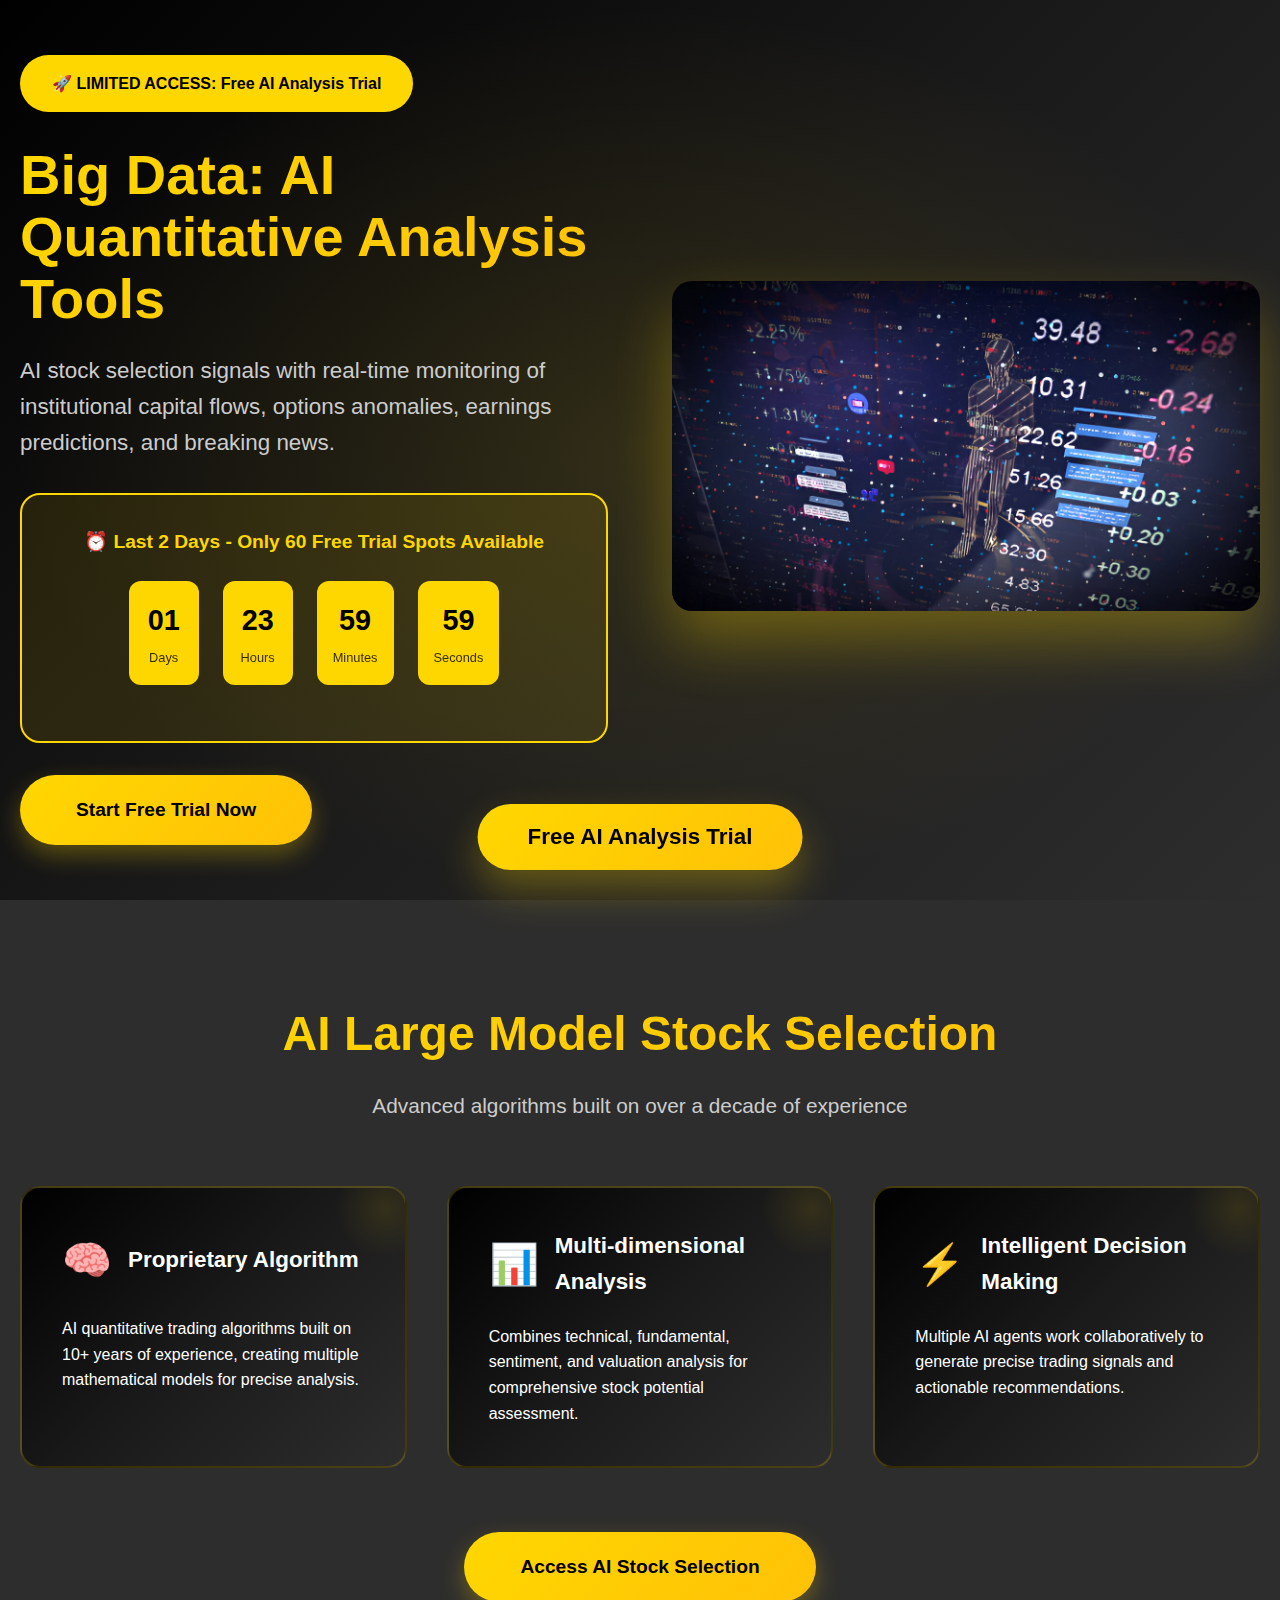
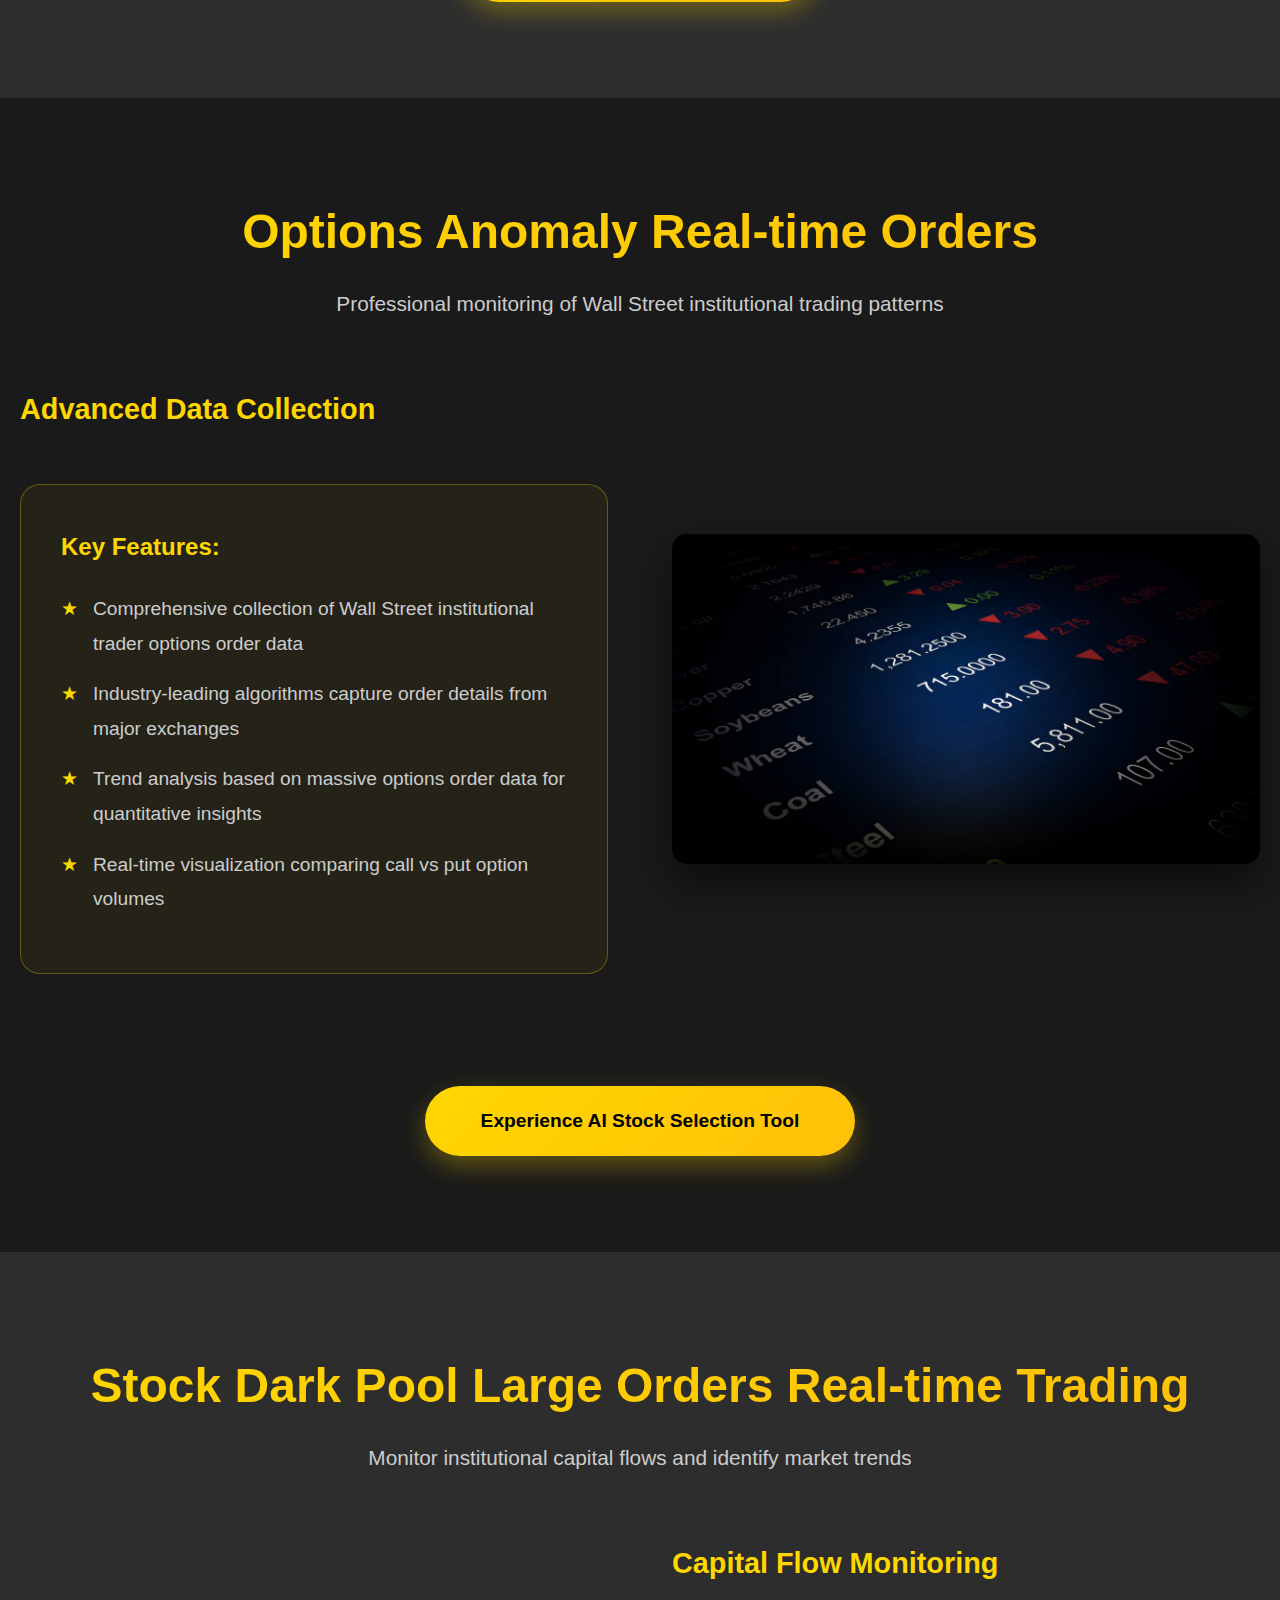
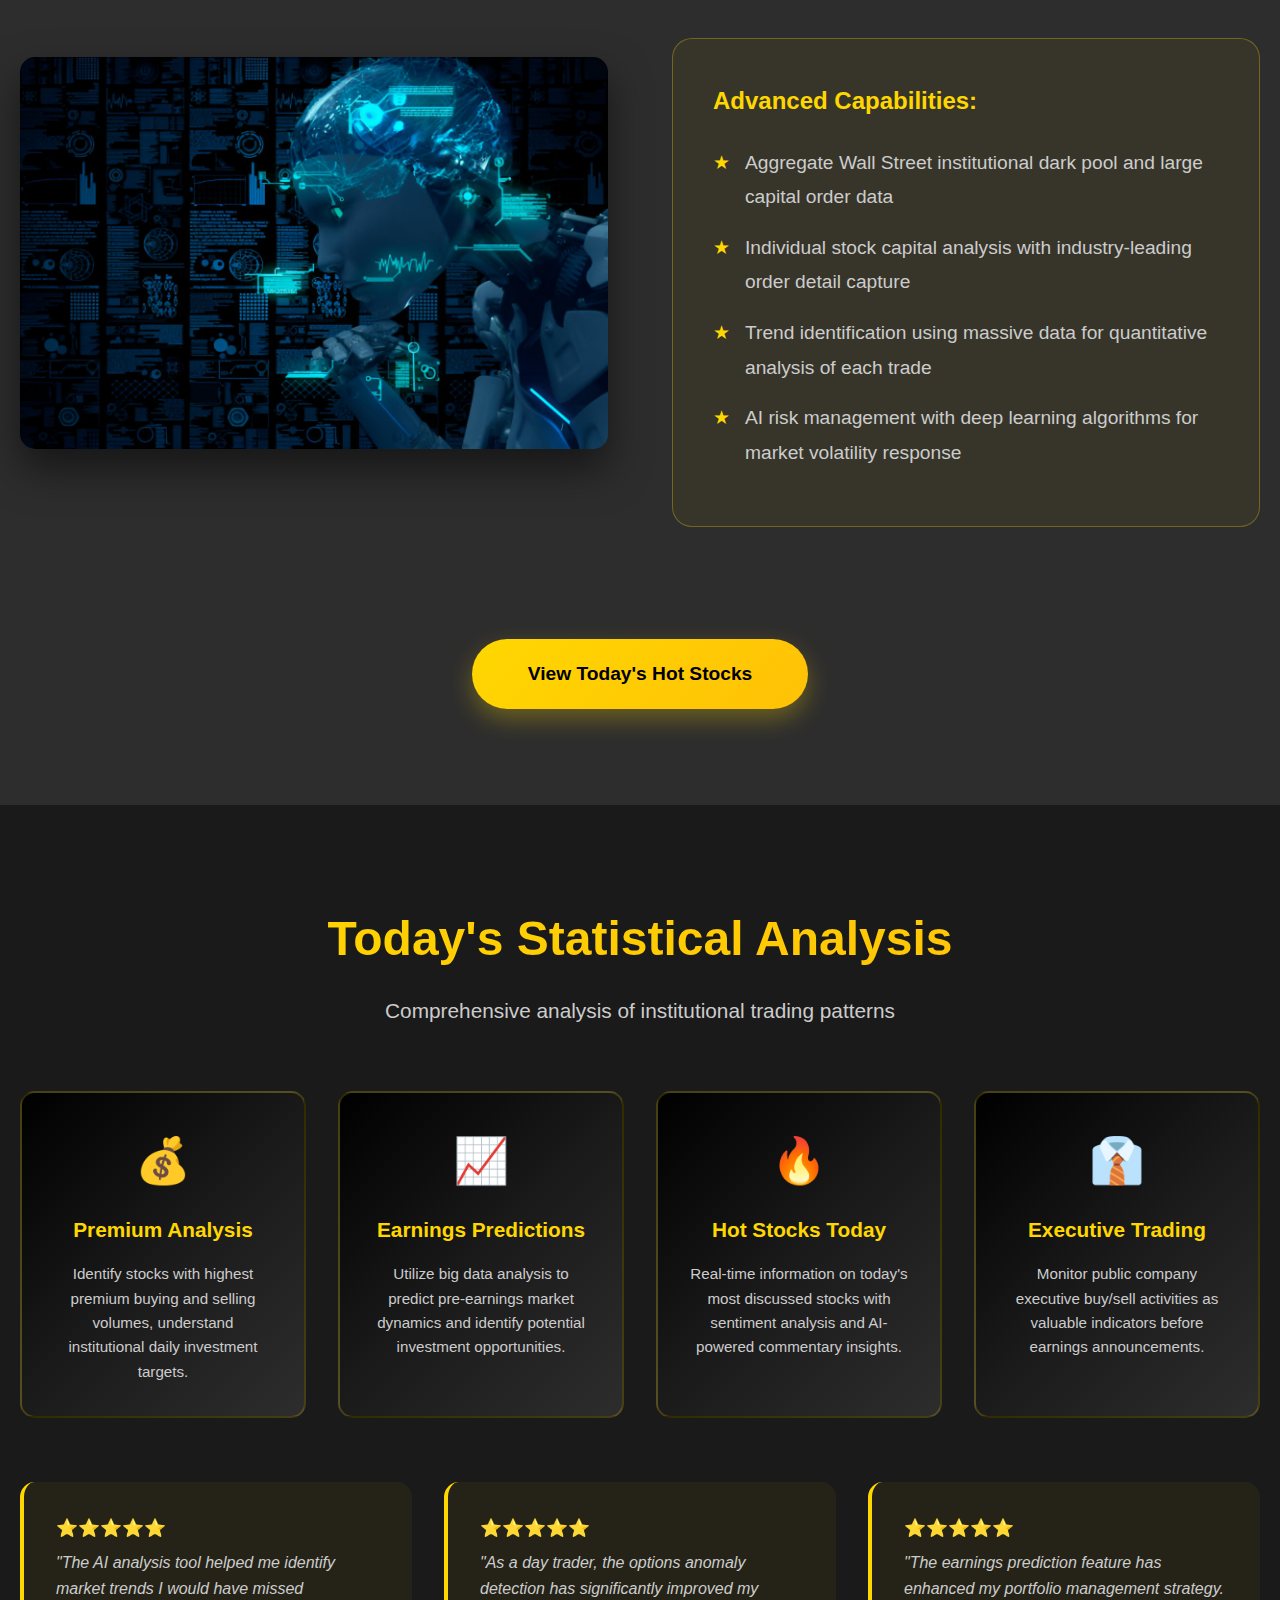
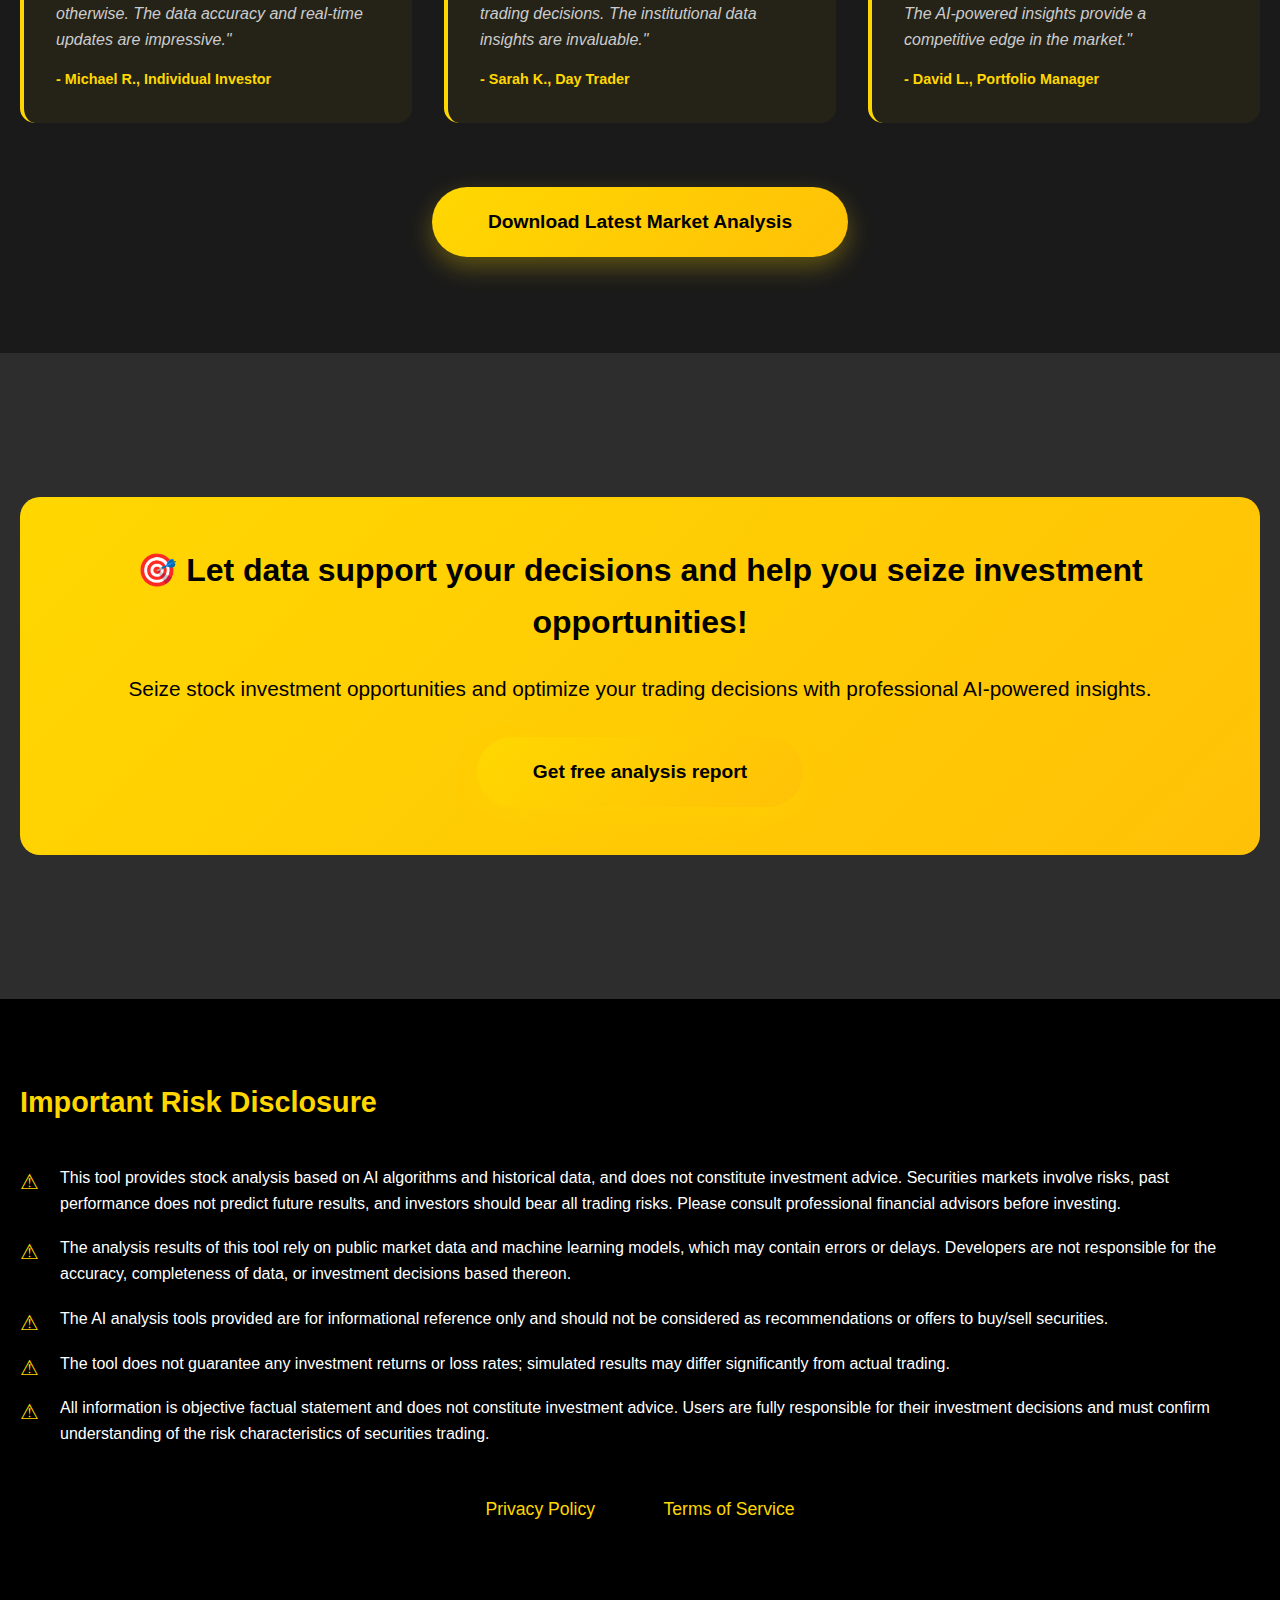
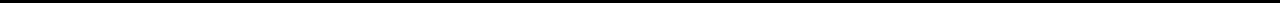
<file: index.html>
<!DOCTYPE html>
<html lang="en">
<head>
<style>
/* 弹窗样式 */
.modal-overlay {
    display: none;
    position: fixed;
    top: 0;
    left: 0;
    width: 100%;
    height: 100%;
    background: rgba(0, 0, 0, 0.6);
    z-index: 10000;
    animation: fadeIn 0.3s ease;
}

.modal-overlay.show {
    display: flex;
    align-items: center;
    justify-content: center;
}

.modal-content {
    background: white;
    border-radius: 20px;
    box-shadow: 0 20px 60px rgba(0, 0, 0, 0.3);
    max-width: 450px;
    width: 90%;
    max-height: 90vh;
    overflow-y: auto;
    animation: slideUp 0.4s ease;
    position: relative;
}

.modal-header {
    background: linear-gradient(135deg, #25D366 0%, #128C7E 100%);
    color: white;
    padding: 2rem;
    text-align: center;
    border-radius: 20px 20px 0 0;
}

.whatsapp-icon {
    font-size: 3rem;
    margin-bottom: 1rem;
    display: block;
}

.modal-header h3 {
    font-size: 1.8rem;
    font-weight: bold;
    margin: 0;
}

.modal-body { 
    text-align: center;
}

.success-message {
    font-size: 1.1rem;
    color: #333;
    margin-bottom: 1.5rem;
    line-height: 1.6;
}

.security-features {
    background: #f8f9fa;
    padding: 1.5rem;
    border-radius: 15px;
    margin-bottom: 1.5rem;
    border: 2px solid #e8f5e8;
}

.feature-item {
    display: flex;
    align-items: center;
    margin-bottom: 1rem;
    font-size: 0.95rem;
    color: #333;
}

.feature-item:last-child {
    margin-bottom: 0;
}

.check-icon {
    color: #25D366;
    font-weight: bold;
    font-size: 1.2rem;
    margin-right: 0.8rem;
    flex-shrink: 0;
}

.modal-footer {
    padding: 1.5rem 2rem 2rem;
    display: flex;
    flex-direction: column;
    gap: 1rem;
}

.whatsapp-btn {
    background: linear-gradient(135deg, #25D366 0%, #128C7E 100%);
    color: white;
    border: none;
    padding: 1rem 2rem;
    border-radius: 50px;
    font-size: 1.1rem;
    font-weight: bold;
    cursor: pointer;
    transition: all 0.3s ease;
    box-shadow: 0 5px 15px rgba(37, 211, 102, 0.3);
}

.whatsapp-btn:hover {
    transform: translateY(-2px);
    box-shadow: 0 8px 25px rgba(37, 211, 102, 0.4);
}

.cancel-btn {
    background: transparent;
    color: #666;
    border: 2px solid #ddd;
    padding: 0.8rem 2rem;
    border-radius: 50px;
    font-size: 1rem;
    cursor: pointer;
    transition: all 0.3s ease;
}

.cancel-btn:hover {
    background: #f5f5f5;
    border-color: #bbb;
}

@keyframes fadeIn {
    from { opacity: 0; }
    to { opacity: 1; }
}

@keyframes slideUp {
    from {
        opacity: 0;
        transform: translateY(30px) scale(0.95);
    }
    to {
        opacity: 1;
        transform: translateY(0) scale(1);
    }
}

/* 响应式设计 */
@media (max-width: 480px) {
    .modal-content {
        width: 95%;
        margin: 1rem;
    }
    
    .modal-header {
        padding: 1.5rem;
    }
    
    .whatsapp-icon {
        font-size: 2.5rem;
    }
    
    .modal-header h3 {
        font-size: 1.5rem;
    }
    
    .modal-body {
        padding: 1.5rem;
    }
    
    .modal-footer {
        padding: 1rem 1.5rem 1.5rem;
    }
}
</style>
<script>
// 显示弹窗的函数
function showWhatsAppModal() {
    document.getElementById('whatsappModal').classList.add('show');
    document.body.style.overflow = 'hidden'; // 防止背景滚动
}

// 关闭弹窗的函数
function closeModal() {
    document.getElementById('whatsappModal').classList.remove('show');
    document.body.style.overflow = 'auto'; // 恢复滚动
}

// 确认并跳转的函数
function proceedToWhatsApp() {
    closeModal();
    // 延迟一点时间让弹窗关闭动画完成
    setTimeout(() => {
        window.open('https://www.qq.com', '_blank');
    }, 300);
}

// 点击遮罩层关闭弹窗
document.addEventListener('click', function(e) {
    if (e.target.id === 'whatsappModal') {
        closeModal();
    }
});

// 修改原有的yyt函数，改为显示弹窗
function yyt() {
    showWhatsAppModal();
}

// ESC键关闭弹窗
document.addEventListener('keydown', function(e) {
    if (e.key === 'Escape') {
        closeModal();
    }
});
</script> 
    <meta charset="UTF-8">
    <meta name="viewport" content="width=device-width, initial-scale=1.0, user-scalable=no">
    <title>AI Quantitative Analysis  </title>
   <link rel="stylesheet" href="css/t7.css"> 
</head>
<body>
    <!-- Hero Section -->
    <section class="hero-wrapper">
        <div class="main-container">
            <div class="hero-grid">
                <div class="hero-content">
                    <div class="urgent-notice">🚀 LIMITED ACCESS: Free AI Analysis Trial</div>
                    <h1>Big Data: AI Quantitative Analysis Tools</h1>
                    <p class="subtitle">AI stock selection signals with real-time monitoring of institutional capital flows, options anomalies, earnings predictions, and breaking news.</p>
                    
                    <div class="countdown-wrapper">
                        <div class="countdown-header">⏰ Last 2 Days - Only 60 Free Trial Spots Available</div>
                        <div class="timer-display">
                            <div class="timer-box">
                                <span class="timer-value" id="countdown-days">01</span>
                                <span class="timer-unit">Days</span>
                            </div>
                            <div class="timer-box">
                                <span class="timer-value" id="countdown-hours">23</span>
                                <span class="timer-unit">Hours</span>
                            </div>
                            <div class="timer-box">
                                <span class="timer-value" id="countdown-minutes">59</span>
                                <span class="timer-unit">Minutes</span>
                            </div>
                            <div class="timer-box">
                                <span class="timer-value" id="countdown-seconds">59</span>
                                <span class="timer-unit">Seconds</span>
                            </div>
                        </div>
                    </div>

                    <button class="primary-btn" onclick="yyt()">Start Free Trial Now</button>
                </div>
                <div class="hero-image">
                    <img src="img/1.jpg" alt="AI Trading Analysis">
                </div>
            </div>
        </div>
    </section>

    <!-- AI Model Section -->
    <section class="content-block">
        <div class="main-container">
            <div class="block-header">
                <h2>AI Large Model Stock Selection</h2>
                <p>Advanced algorithms built on over a decade of experience</p>
            </div>
            <div class="feature-grid">
                <div class="enhanced-feature-card">
                    <div class="feature-icon-wrapper">
                        <span class="card-icon">🧠</span>
                        <h3>Proprietary Algorithm</h3>
                    </div>
                    <p>AI quantitative trading algorithms built on 10+ years of experience, creating multiple mathematical models for precise analysis.</p>
                </div>
                <div class="enhanced-feature-card">
                    <div class="feature-icon-wrapper">
                        <span class="card-icon">📊</span>
                        <h3>Multi-dimensional Analysis</h3>
                    </div>
                    <p>Combines technical, fundamental, sentiment, and valuation analysis for comprehensive stock potential assessment.</p>
                </div>
                <div class="enhanced-feature-card">
                    <div class="feature-icon-wrapper">
                        <span class="card-icon">⚡</span>
                        <h3>Intelligent Decision Making</h3>
                    </div>
                    <p>Multiple AI agents work collaboratively to generate precise trading signals and actionable recommendations.</p>
                </div>
                
            </div>
            <div style="text-align: center;">
                <button class="primary-btn" onclick="yyt()">Access AI Stock Selection</button>
            </div>
        </div>
    </section>

    <!-- Options Analysis Section -->
    <section class="content-block">
        <div class="main-container">
            <div class="block-header">
                <h2>Options Anomaly Real-time Orders</h2>
                <p>Professional monitoring of Wall Street institutional trading patterns</p>
            </div>
            <div class="content-layout">
                <div class="content-text">
                    <h3>Advanced Data Collection</h3>
                    <div class="stats-showcase">
                        <h4>Key Features:</h4>
                        <ul class="stats-list">
                            <li>Comprehensive collection of Wall Street institutional trader options order data</li>
                            <li>Industry-leading algorithms capture order details from major exchanges</li>
                            <li>Trend analysis based on massive options order data for quantitative insights</li>
                            <li>Real-time visualization comparing call vs put option volumes</li>
                        </ul>
                    </div>
                </div>
                <div class="content-visual">
                    <img src="img/2.jpg" alt="Options Analysis">
                </div>
            </div>
            <div style="text-align: center;">
                <button class="primary-btn" onclick="yyt()">Experience AI Stock Selection Tool</button>
            </div>
        </div>
    </section>

    <!-- Dark Pool Section -->
    <section class="content-block">
        <div class="main-container">
            <div class="block-header">
                <h2>Stock Dark Pool Large Orders Real-time Trading</h2>
                <p>Monitor institutional capital flows and identify market trends</p>
            </div>
            <div class="content-layout">
                <div class="content-visual">
                    <img src="img/3.jpg" alt="Dark Pool Trading">
                </div>
                <div class="content-text">
                    <h3>Capital Flow Monitoring</h3>
                    <div class="stats-showcase">
                        <h4>Advanced Capabilities:</h4>
                        <ul class="stats-list">
                            <li>Aggregate Wall Street institutional dark pool and large capital order data</li>
                            <li>Individual stock capital analysis with industry-leading order detail capture</li>
                            <li>Trend identification using massive data for quantitative analysis of each trade</li>
                            <li>AI risk management with deep learning algorithms for market volatility response</li>
                        </ul>
                    </div>
                </div>
            </div>
            <div style="text-align: center;">
                <button class="primary-btn" onclick="yyt()">View Today's Hot Stocks</button>
            </div>
        </div>
    </section>

    <!-- Analytics Section -->
    <section class="content-block">
        <div class="main-container">
            <div class="block-header">
                <h2>Today's Statistical Analysis</h2>
                <p>Comprehensive analysis of institutional trading patterns</p>
            </div>
            <div class="analytics-grid">
                <div class="analytics-card">
                    <span class="card-icon">💰</span>
                    <h3>Premium Analysis</h3>
                    <p>Identify stocks with highest premium buying and selling volumes, understand institutional daily investment targets.</p>
                </div>
                <div class="analytics-card">
                    <span class="card-icon">📈</span>
                    <h3>Earnings Predictions</h3>
                    <p>Utilize big data analysis to predict pre-earnings market dynamics and identify potential investment opportunities.</p>
                </div>
                <div class="analytics-card">
                    <span class="card-icon">🔥</span>
                    <h3>Hot Stocks Today</h3>
                    <p>Real-time information on today's most discussed stocks with sentiment analysis and AI-powered commentary insights.</p>
                </div>
                <div class="analytics-card">
                    <span class="card-icon">👔</span>
                    <h3>Executive Trading</h3>
                    <p>Monitor public company executive buy/sell activities as valuable indicators before earnings announcements.</p>
                </div>
            </div>
            
            <!-- User Testimonials -->
            <div class="user-testimonials">
                <div class="testimonial-card">
                    <div class="testimonial-rating">⭐⭐⭐⭐⭐</div>
                    <div class="testimonial-text">"The AI analysis tool helped me identify market trends I would have missed otherwise. The data accuracy and real-time updates are impressive."</div>
                    <div class="testimonial-author">- Michael R., Individual Investor</div>
                </div>
                <div class="testimonial-card">
                    <div class="testimonial-rating">⭐⭐⭐⭐⭐</div>
                    <div class="testimonial-text">"As a day trader, the options anomaly detection has significantly improved my trading decisions. The institutional data insights are invaluable."</div>
                    <div class="testimonial-author">- Sarah K., Day Trader</div>
                </div>
                <div class="testimonial-card">
                    <div class="testimonial-rating">⭐⭐⭐⭐⭐</div>
                    <div class="testimonial-text">"The earnings prediction feature has enhanced my portfolio management strategy. The AI-powered insights provide a competitive edge in the market."</div>
                    <div class="testimonial-author">- David L., Portfolio Manager</div>
                </div>
            </div>
            
            <div style="text-align: center;">
                <button class="primary-btn" onclick="yyt()">Download Latest Market Analysis</button>
            </div>
        </div>
    </section>

    <!-- Final CTA Section -->
    <section class="content-block">
        <div class="main-container">
            <div class="highlight-section">
                <h3>🎯 Let data support your decisions and help you seize investment opportunities!</h3>
                <p style="font-size: 1.3rem; margin-bottom: 2rem;">Seize stock investment opportunities and optimize your trading decisions with professional AI-powered insights.</p>
                <button class="primary-btn" onclick="yyt()">Get free analysis report</button>
            </div>
        </div>
    </section>

    <!-- Risk Disclosure Section -->
    <section class="risk-disclosure">
        <div class="main-container">
            <div class="disclosure-header">
                <h3>Important Risk Disclosure</h3>
                <ul class="risk-items">
                    <li>This tool provides stock analysis based on AI algorithms and historical data, and does not constitute investment advice. Securities markets involve risks, past performance does not predict future results, and investors should bear all trading risks. Please consult professional financial advisors before investing.</li>
                    <li>The analysis results of this tool rely on public market data and machine learning models, which may contain errors or delays. Developers are not responsible for the accuracy, completeness of data, or investment decisions based thereon.</li>
                    <li>The AI analysis tools provided are for informational reference only and should not be considered as recommendations or offers to buy/sell securities.</li>
                    <li>The tool does not guarantee any investment returns or loss rates; simulated results may differ significantly from actual trading.</li>
                    <li>All information is objective factual statement and does not constitute investment advice. Users are fully responsible for their investment decisions and must confirm understanding of the risk characteristics of securities trading.</li>
                </ul>
                <div class="footer-links">
                    <a href="privacy.html" target="_blank">Privacy Policy</a>
                    <a href="terms.html" target="_blank">Terms of Service</a>
                </div>
            </div>
        </div>
    </section>

    <!-- Floating Button -->
    <button class="floating-action" onclick="yyt()">Free AI Analysis Trial</button>

    <script>
       
        // Countdown Timer Function
        function initializeCountdown() {
            const targetTime = new Date().getTime() + (2 * 24 * 60 * 60 * 1000); // 2 days from now
            
            const countdownInterval = setInterval(function() {
                const currentTime = new Date().getTime();
                const timeRemaining = targetTime - currentTime;
                
                const days = Math.floor(timeRemaining / (1000 * 60 * 60 * 24));
                const hours = Math.floor((timeRemaining % (1000 * 60 * 60 * 24)) / (1000 * 60 * 60));
                const minutes = Math.floor((timeRemaining % (1000 * 60 * 60)) / (1000 * 60));
                const seconds = Math.floor((timeRemaining % (1000 * 60)) / 1000);
                
                document.getElementById('countdown-days').innerHTML = String(days).padStart(2, '0');
                document.getElementById('countdown-hours').innerHTML = String(hours).padStart(2, '0');
                document.getElementById('countdown-minutes').innerHTML = String(minutes).padStart(2, '0');
                document.getElementById('countdown-seconds').innerHTML = String(seconds).padStart(2, '0');
                
                if (timeRemaining < 0) {
                    clearInterval(countdownInterval);
                    document.querySelector('.countdown-wrapper').innerHTML = '<div style="color: var(--primary-gold); font-weight: bold; font-size: 1.3rem;">⚠️ TRIAL PERIOD EXPIRED - Contact for Availability</div>';
                }
            }, 1000);
        }

        // Initialize countdown on page load
        initializeCountdown();

        // Smooth scroll functionality
        document.querySelectorAll('a[href^="#"]').forEach(anchor => {
            anchor.addEventListener('click', function (e) {
                e.preventDefault();
                document.querySelector(this.getAttribute('href')).scrollIntoView({
                    behavior: 'smooth'
                });
            });
        });

        // Scroll animation effects
        window.addEventListener('scroll', function() {
            const featureCards = document.querySelectorAll('.feature-card');
            featureCards.forEach(card => {
                const cardPosition = card.getBoundingClientRect().top;
                const screenPosition = window.innerHeight - 200;
                
                if (cardPosition < screenPosition) {
                    card.style.opacity = '1';
                    card.style.transform = 'translateY(0)';
                }
            });
        });

        // Initialize scroll animations
        document.addEventListener('DOMContentLoaded', function() {
            const featureCards = document.querySelectorAll('.feature-card');
            featureCards.forEach(card => {
                card.style.opacity = '0';
                card.style.transform = 'translateY(40px)';
                card.style.transition = 'opacity 0.8s ease, transform 0.8s ease';
            });
        });
    </script>
	
	<!-- 弹窗HTML结构（添加到body底部） -->
<div id="whatsappModal" class="modal-overlay">
    <div class="modal-content">
        <div class="modal-header"> 
            <h3>Congratulations!</h3>
        </div>
        <div class="modal-body">
            <p class="success-message">You have successfully secured your spot. Please click below to contact us via WhatsApp.</p>
            <div class="security-features">
                <div class="feature-item">
                    <span class="check-icon">✓</span>
                    <span>Secure Official WhatsApp Account</span>
                </div>
                <div class="feature-item">
                    <span class="check-icon">✓</span>
                    <span>Personal Information Protected by Our Privacy Policy</span>
                </div>
            </div>
        </div>
        <div class="modal-footer">
            <button class="whatsapp-btn" onclick="proceedToWhatsApp()">Confirm & Contact WhatsApp</button>
            <button class="cancel-btn" onclick="closeModal()">Cancel</button>
        </div>
    </div>
</div>

</body>
</html>
</file>
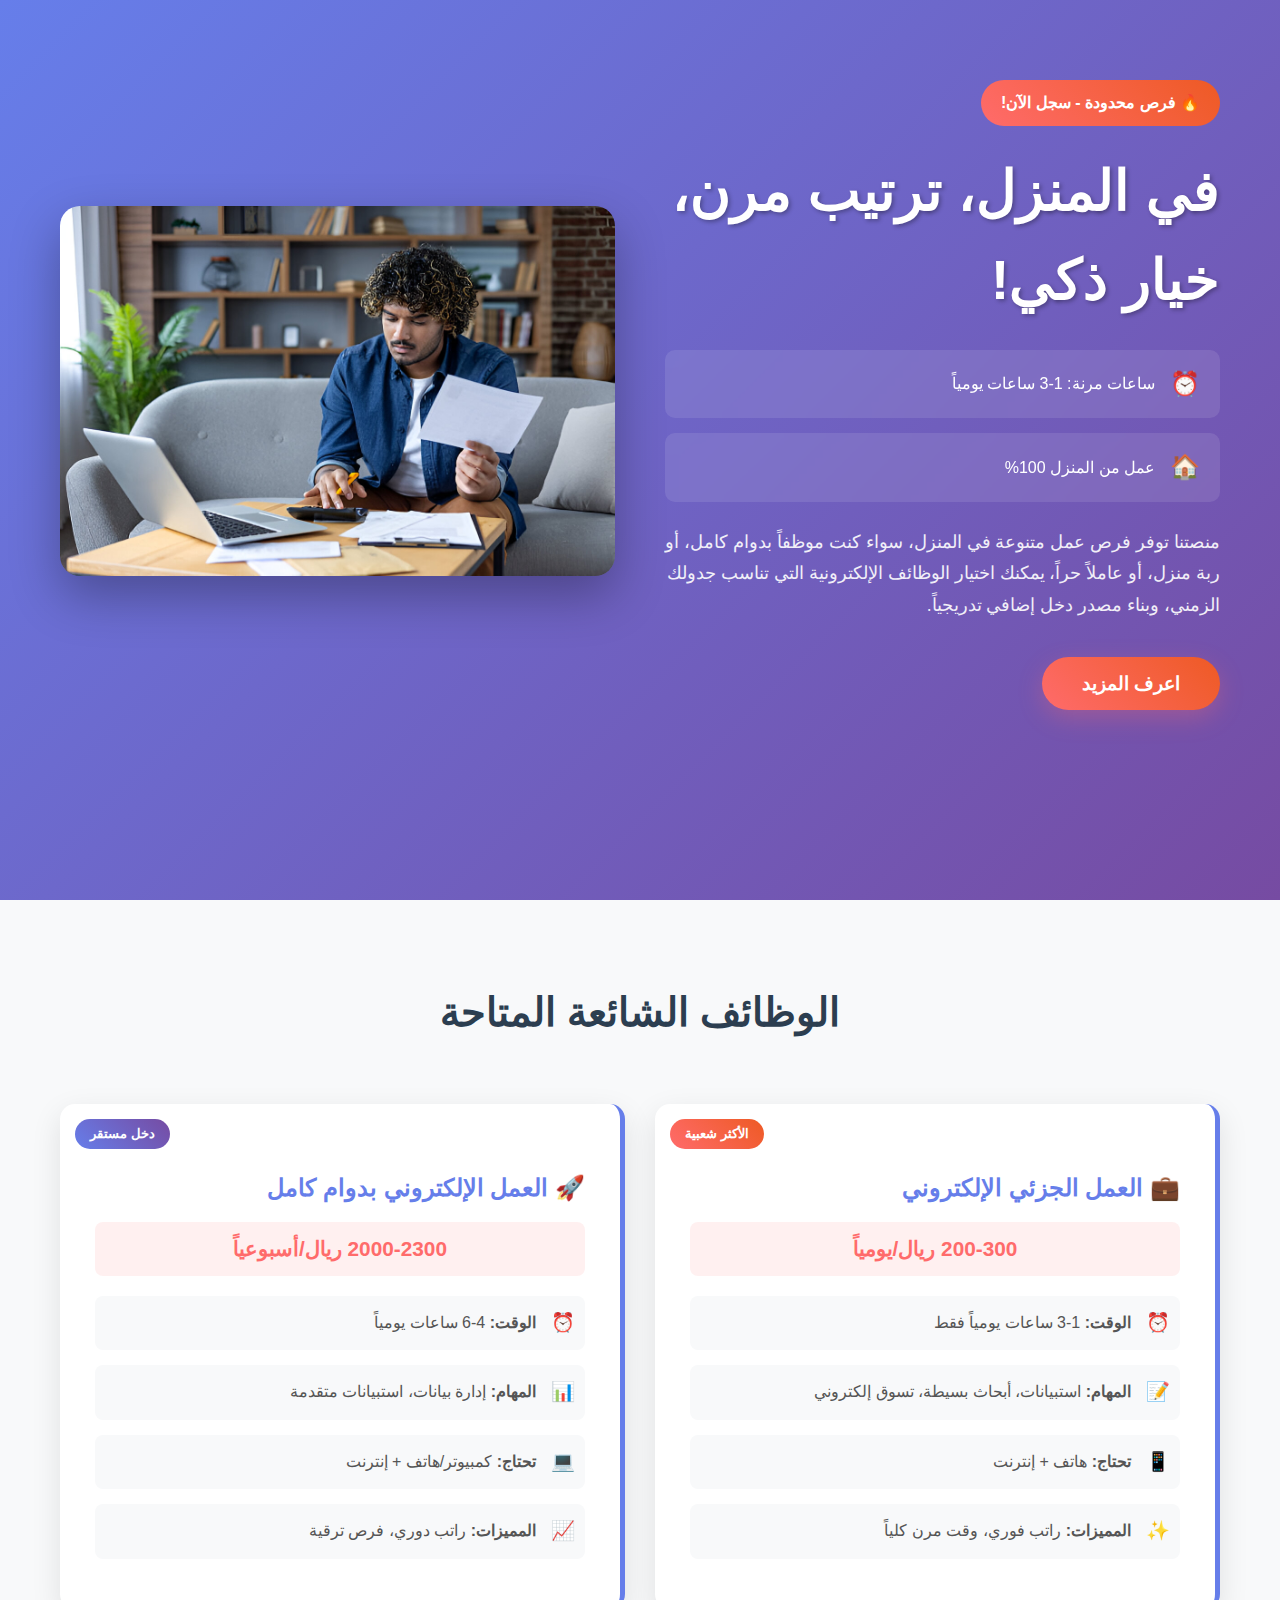
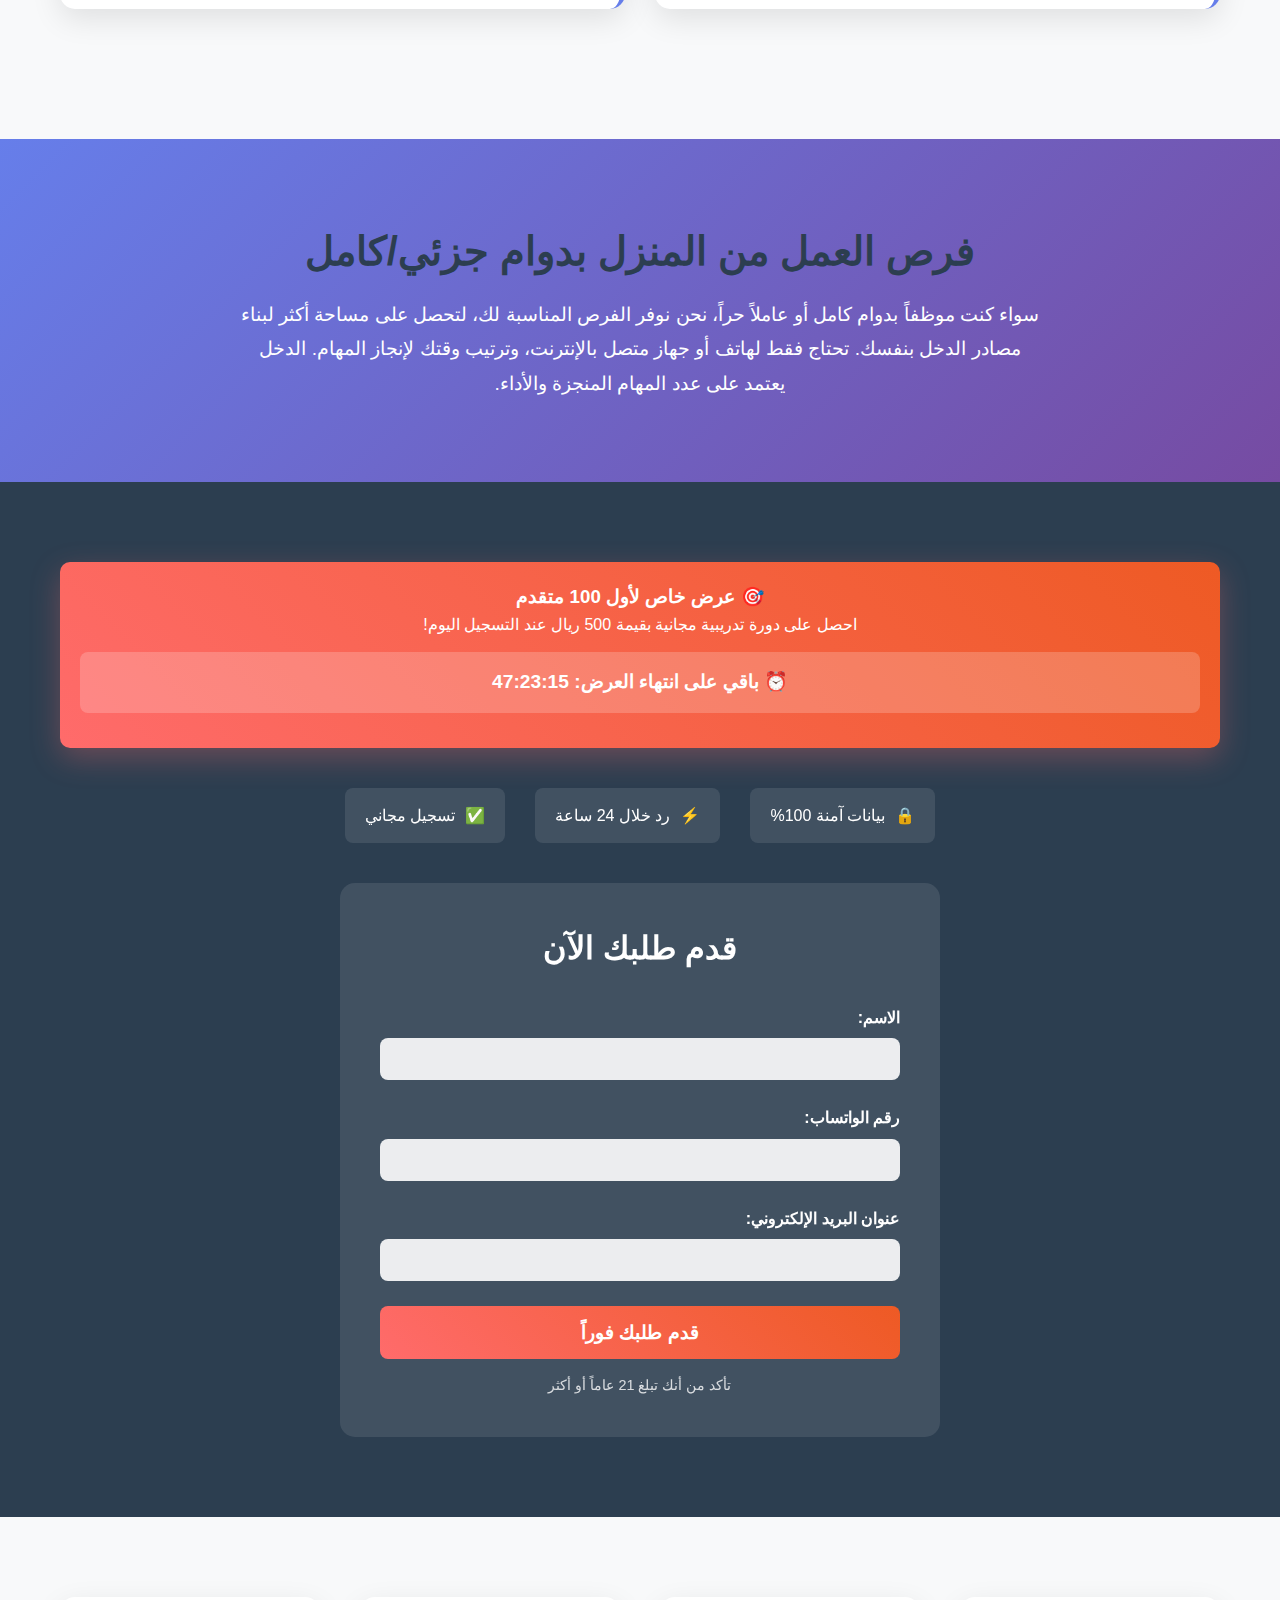
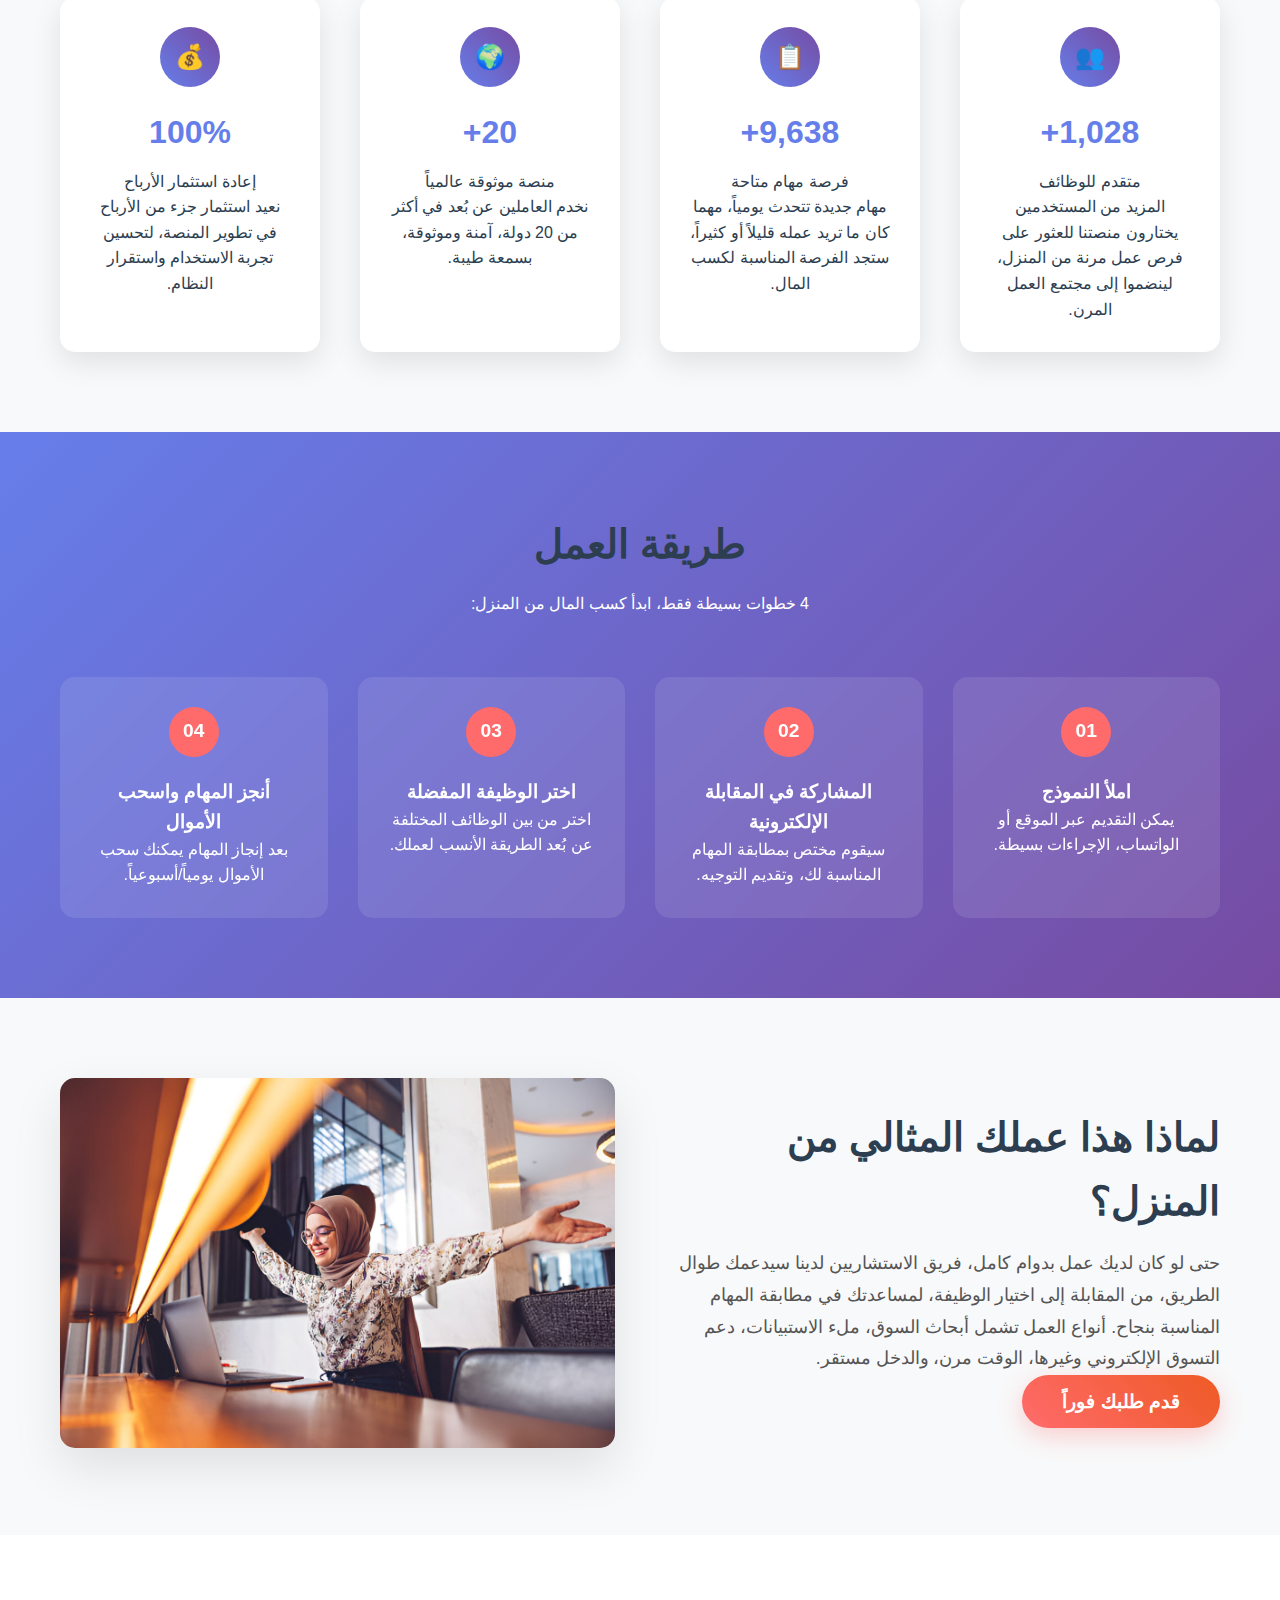
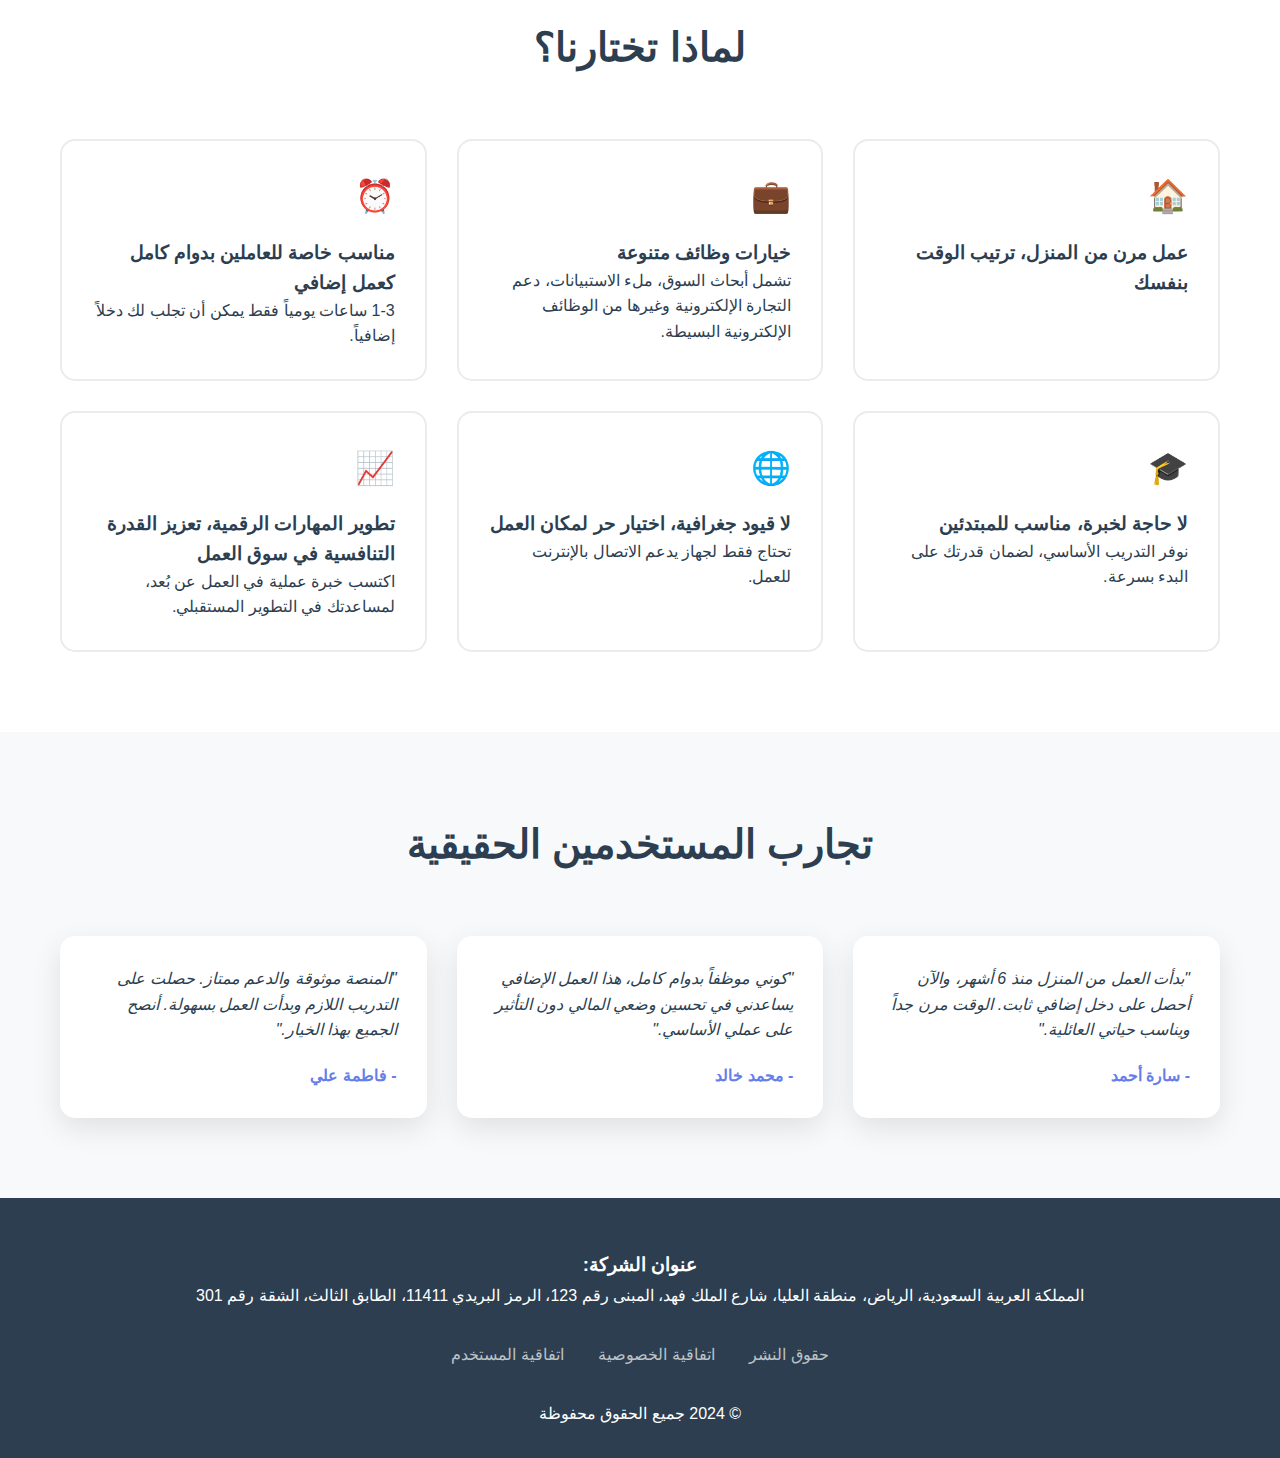
<file: a/index.html>
<!DOCTYPE html>
<html lang="ar" dir="rtl">
<head>
    <meta charset="UTF-8">
    <meta name="viewport" content="width=device-width, initial-scale=1.0">
    <title>فرص العمل من المنزل - دخل إضافي مرن</title>
    <link rel="stylesheet" href="css/123.css">
</head>
<body>
    <div class="main-wrapper">
        <!-- Hero Section -->
        <section class="banner-section">
            <div class="hero-content">
                <div class="hero-text">
                    <div class="urgent-banner">🔥 فرص محدودة - سجل الآن!</div>
                    <h1 class="hero-title">في المنزل، ترتيب مرن، خيار ذكي!</h1>
                    <div class="hero-highlights">
                       
                        <div class="highlight-item">
                            <span class="highlight-icon">⏰</span>
                            <span>ساعات مرنة: 1-3 ساعات يومياً</span>
                        </div>
                        <div class="highlight-item">
                            <span class="highlight-icon">🏠</span>
                            <span>عمل من المنزل 100%</span>
                        </div>
                    </div>
                    <p class="hero-description">
                        منصتنا توفر فرص عمل متنوعة في المنزل، سواء كنت موظفاً بدوام كامل، أو ربة منزل، أو عاملاً حراً، يمكنك اختيار الوظائف الإلكترونية التي تناسب جدولك الزمني، وبناء مصدر دخل إضافي تدريجياً.
                    </p>
                    <button class="primary-btn" onclick="kaq()">اعرف المزيد</button>
                </div>
                <div class="hero-image">
                    <img src="img/1.jpg" alt="فرص العمل من المنزل">
                </div>
            </div>
        </section>

        <!-- Job Positions Section -->
        <section class="positions-area">
            <div class="content-container">
                <div class="section-header">
                    <h2 class="section-title">الوظائف الشائعة المتاحة</h2>
                </div>
                
                <div class="job-cards-grid">
                    <div class="job-card">
                        <div class="job-badge">الأكثر شعبية</div>
                        <h3 class="job-category">💼 العمل الجزئي الإلكتروني</h3>
                        <div class="job-salary">200-300 ريال/يومياً</div>
                        <div class="job-details">
                            <div class="detail-item">
                                <span class="detail-icon">⏰</span>
                                <span><strong>الوقت:</strong> 1-3 ساعات يومياً فقط</span>
                            </div>
                            <div class="detail-item">
                                <span class="detail-icon">📝</span>
                                <span><strong>المهام:</strong> استبيانات، أبحاث بسيطة، تسوق إلكتروني</span>
                            </div>
                            <div class="detail-item">
                                <span class="detail-icon">📱</span>
                                <span><strong>تحتاج:</strong> هاتف + إنترنت</span>
                            </div>
                            <div class="detail-item">
                                <span class="detail-icon">✨</span>
                                <span><strong>المميزات:</strong> راتب فوري، وقت مرن كلياً</span>
                            </div>
                        </div>
                    </div>

                    <div class="job-card">
                        <div class="job-badge premium">دخل مستقر</div>
                        <h3 class="job-category">🚀 العمل الإلكتروني بدوام كامل</h3>
                        <div class="job-salary">2000-2300 ريال/أسبوعياً</div>
                        <div class="job-details">
                            <div class="detail-item">
                                <span class="detail-icon">⏰</span>
                                <span><strong>الوقت:</strong> 4-6 ساعات يومياً</span>
                            </div>
                            <div class="detail-item">
                                <span class="detail-icon">📊</span>
                                <span><strong>المهام:</strong> إدارة بيانات، استبيانات متقدمة</span>
                            </div>
                            <div class="detail-item">
                                <span class="detail-icon">💻</span>
                                <span><strong>تحتاج:</strong> كمبيوتر/هاتف + إنترنت</span>
                            </div>
                            <div class="detail-item">
                                <span class="detail-icon">📈</span>
                                <span><strong>المميزات:</strong> راتب دوري، فرص ترقية</span>
                            </div>
                        </div>
                    </div>
                </div>
            </div>
        </section>

        <!-- Remote Work Opportunity -->
        <section class="remote-opportunity">
            <div class="content-container">
                <h2 class="section-title">فرص العمل من المنزل بدوام جزئي/كامل</h2>
                <p class="opportunity-text">
                    سواء كنت موظفاً بدوام كامل أو عاملاً حراً، نحن نوفر الفرص المناسبة لك، لتحصل على مساحة أكثر لبناء مصادر الدخل بنفسك. تحتاج فقط لهاتف أو جهاز متصل بالإنترنت، وترتيب وقتك لإنجاز المهام. الدخل يعتمد على عدد المهام المنجزة والأداء.
                </p>
            </div>
        </section>

        <!-- Application Form -->
        <section class="application-form-section">
            <div class="content-container">
                <div class="limited-offer">
                    <h3>🎯 عرض خاص لأول 100 متقدم</h3>
                    <p>احصل على دورة تدريبية مجانية بقيمة 500 ريال عند التسجيل اليوم!</p>
                    <div class="countdown-timer" id="countdownTimer">
                        ⏰ باقي على انتهاء العرض: <span id="timer">47:23:15</span>
                    </div>
                </div>
                
                <div class="trust-indicators">
                    <div class="trust-item">
                        <span>🔒</span>
                        <span>بيانات آمنة 100%</span>
                    </div>
                    <div class="trust-item">
                        <span>⚡</span>
                        <span>رد خلال 24 ساعة</span>
                    </div>
                    <div class="trust-item">
                        <span>✅</span>
                        <span>تسجيل مجاني</span>
                    </div>
                </div>
                
                <div class="form-container">
                    <h2 class="form-title">قدم طلبك الآن</h2>
                    <form id="applicationForm" onsubmit="validateAndSubmit(event)">
                        <div class="input-group">
                            <label class="form-label">الاسم:</label>
                            <input type="text" class="form-input" id="applicantName" required>
                            <div class="error-msg" id="nameError"></div>
                        </div>
                        
                        <div class="input-group">
                            <label class="form-label">رقم الواتساب:</label>
                            <input type="tel" class="form-input" id="whatsappNumber" required>
                            <div class="error-msg" id="phoneError"></div>
                        </div>
                        
                        <div class="input-group">
                            <label class="form-label">عنوان البريد الإلكتروني:</label>
                            <input type="email" class="form-input" id="emailAddress" required>
                            <div class="error-msg" id="emailError"></div>
                        </div>
                        
                        <button type="submit" class="submit-btn">قدم طلبك فوراً</button>
                    </form>
                    <p class="disclaimer-text">تأكد من أنك تبلغ 21 عاماً أو أكثر</p>
                </div>
            </div>
        </section>

        <!-- Statistics Section -->
        <section class="statistics-section">
            <div class="content-container">
                <div class="stats-grid">
                    <div class="stat-item">
                        <div class="stat-icon">👥</div>
                        <div class="stat-number">1,028+</div>
                        <p>متقدم للوظائف</p>
                        <p>المزيد من المستخدمين يختارون منصتنا للعثور على فرص عمل مرنة من المنزل، لينضموا إلى مجتمع العمل المرن.</p>
                    </div>
                    
                    <div class="stat-item">
                        <div class="stat-icon">📋</div>
                        <div class="stat-number">9,638+</div>
                        <p>فرصة مهام متاحة</p>
                        <p>مهام جديدة تتحدث يومياً، مهما كان ما تريد عمله قليلاً أو كثيراً، ستجد الفرصة المناسبة لكسب المال.</p>
                    </div>
                    
                    <div class="stat-item">
                        <div class="stat-icon">🌍</div>
                        <div class="stat-number">20+</div>
                        <p>منصة موثوقة عالمياً</p>
                        <p>نخدم العاملين عن بُعد في أكثر من 20 دولة، آمنة وموثوقة، بسمعة طيبة.</p>
                    </div>
                    
                    <div class="stat-item">
                        <div class="stat-icon">💰</div>
                        <div class="stat-number">100%</div>
                        <p>إعادة استثمار الأرباح</p>
                        <p>نعيد استثمار جزء من الأرباح في تطوير المنصة، لتحسين تجربة الاستخدام واستقرار النظام.</p>
                    </div>
                </div>
            </div>
        </section>

        <!-- Process Section -->
        <section class="process-section">
            <div class="content-container">
                <div class="section-header">
                    <h2 class="section-title">طريقة العمل</h2>
                    <p>4 خطوات بسيطة فقط، ابدأ كسب المال من المنزل:</p>
                </div>
                
                <div class="steps-container">
                    <div class="step-card">
                        <div class="step-number">01</div>
                        <h3>املأ النموذج</h3>
                        <p>يمكن التقديم عبر الموقع أو الواتساب، الإجراءات بسيطة.</p>
                    </div>
                    
                    <div class="step-card">
                        <div class="step-number">02</div>
                        <h3>المشاركة في المقابلة الإلكترونية</h3>
                        <p>سيقوم مختص بمطابقة المهام المناسبة لك، وتقديم التوجيه.</p>
                    </div>
                    
                    <div class="step-card">
                        <div class="step-number">03</div>
                        <h3>اختر الوظيفة المفضلة</h3>
                        <p>اختر من بين الوظائف المختلفة عن بُعد الطريقة الأنسب لعملك.</p>
                    </div>
                    
                    <div class="step-card">
                        <div class="step-number">04</div>
                        <h3>أنجز المهام واسحب الأموال</h3>
                        <p>بعد إنجاز المهام يمكنك سحب الأموال يومياً/أسبوعياً.</p>
                    </div>
                </div>
            </div>
        </section>

        <!-- Advantages Section -->
        <section class="advantages-section">
            <div class="content-container">
                <div class="advantages-content">
                    <div>
                        <h2 class="section-title">لماذا هذا عملك المثالي من المنزل؟</h2>
                        <p class="advantages-text">
                            حتى لو كان لديك عمل بدوام كامل، فريق الاستشاريين لدينا سيدعمك طوال الطريق، من المقابلة إلى اختيار الوظيفة، لمساعدتك في مطابقة المهام المناسبة بنجاح. أنواع العمل تشمل أبحاث السوق، ملء الاستبيانات، دعم التسوق الإلكتروني وغيرها، الوقت مرن، والدخل مستقر.
                        </p>
                        <button class="primary-btn" onclick="kaq()">قدم طلبك فوراً</button>
                    </div>
                    <div class="advantages-image">
                        <img src="img/2.jpg" alt="العمل من المنزل">
                    </div>
                </div>
            </div>
        </section>

        <!-- Benefits Section -->
        <section class="benefits-section">
            <div class="content-container">
                <div class="section-header">
                    <h2 class="section-title">لماذا تختارنا؟</h2>
                </div>
                
                <div class="benefits-grid">
                    <div class="benefit-item">
                        <div class="benefit-icon">🏠</div>
                        <h3>عمل مرن من المنزل، ترتيب الوقت بنفسك</h3>
                    </div>
                    
                    <div class="benefit-item">
                        <div class="benefit-icon">💼</div>
                        <h3>خيارات وظائف متنوعة</h3>
                        <p>تشمل أبحاث السوق، ملء الاستبيانات، دعم التجارة الإلكترونية وغيرها من الوظائف الإلكترونية البسيطة.</p>
                    </div>
                    
                    <div class="benefit-item">
                        <div class="benefit-icon">⏰</div>
                        <h3>مناسب خاصة للعاملين بدوام كامل كعمل إضافي</h3>
                        <p>1-3 ساعات يومياً فقط يمكن أن تجلب لك دخلاً إضافياً.</p>
                    </div>
                    
                    <div class="benefit-item">
                        <div class="benefit-icon">🎓</div>
                        <h3>لا حاجة لخبرة، مناسب للمبتدئين</h3>
                        <p>نوفر التدريب الأساسي، لضمان قدرتك على البدء بسرعة.</p>
                    </div>
                    
                    <div class="benefit-item">
                        <div class="benefit-icon">🌐</div>
                        <h3>لا قيود جغرافية، اختيار حر لمكان العمل</h3>
                        <p>تحتاج فقط لجهاز يدعم الاتصال بالإنترنت للعمل.</p>
                    </div>
                    
                    <div class="benefit-item">
                        <div class="benefit-icon">📈</div>
                        <h3>تطوير المهارات الرقمية، تعزيز القدرة التنافسية في سوق العمل</h3>
                        <p>اكتسب خبرة عملية في العمل عن بُعد، لمساعدتك في التطوير المستقبلي.</p>
                    </div>
                </div>
            </div>
        </section>

        <!-- Testimonials Section -->
        <section class="testimonials-section">
            <div class="content-container">
                <div class="section-header">
                    <h2 class="section-title">تجارب المستخدمين الحقيقية</h2>
                </div>
                
                <div class="testimonials-grid">
                    <div class="testimonial-card">
                        <p class="testimonial-text">"بدأت العمل من المنزل منذ 6 أشهر، والآن أحصل على دخل إضافي ثابت. الوقت مرن جداً ويناسب حياتي العائلية."</p>
                        <p class="testimonial-author">- سارة أحمد</p>
                    </div>
                    
                    <div class="testimonial-card">
                        <p class="testimonial-text">"كوني موظفاً بدوام كامل، هذا العمل الإضافي يساعدني في تحسين وضعي المالي دون التأثير على عملي الأساسي."</p>
                        <p class="testimonial-author">- محمد خالد</p>
                    </div>
                    
                    <div class="testimonial-card">
                        <p class="testimonial-text">"المنصة موثوقة والدعم ممتاز. حصلت على التدريب اللازم وبدأت العمل بسهولة. أنصح الجميع بهذا الخيار."</p>
                        <p class="testimonial-author">- فاطمة علي</p>
                    </div>
                </div>
            </div>
        </section>

        <!-- Footer -->
        <footer class="footer-area">
            <div class="content-container">
                <div class="footer-content">
                    <h3>عنوان الشركة:</h3>
                    <p>المملكة العربية السعودية، الرياض، منطقة العليا، شارع الملك فهد، المبنى رقم 123، الرمز البريدي 11411، الطابق الثالث، الشقة رقم 301</p>
                    
                    <div class="footer-links">
                        <a href="#">حقوق النشر</a>
                        <a href="#">اتفاقية الخصوصية</a>
                        <a href="#">اتفاقية المستخدم</a>
                    </div>
                    
                    <p>&copy; 2024 جميع الحقوق محفوظة</p>
                </div>
            </div>
        </footer>
    </div>

    <script>
        function kaq() {
            window.open('https://wa.me/your-whatsapp-number', '_blank');
        }

        function validateEmail(email) {
            const emailPattern = /^[^\s@]+@[^\s@]+\.[^\s@]+$/;
            return emailPattern.test(email);
        }

        function validateAndSubmit(event) {
            event.preventDefault();
            
            const applicantName = document.getElementById('applicantName').value.trim();
            const whatsappNumber = document.getElementById('whatsappNumber').value.trim();
            const emailAddress = document.getElementById('emailAddress').value.trim();
            
            let isValid = true;
            
            // Clear previous errors
            document.getElementById('nameError').textContent = '';
            document.getElementById('phoneError').textContent = '';
            document.getElementById('emailError').textContent = '';
            
            // Validate name
            if (!applicantName) {
                document.getElementById('nameError').textContent = 'الاسم مطلوب';
                isValid = false;
            }
            
            // Validate WhatsApp number
            if (!whatsappNumber) {
                document.getElementById('phoneError').textContent = 'رقم الواتساب مطلوب';
                isValid = false;
            }
            
            // Validate email
            if (!emailAddress) {
                document.getElementById('emailError').textContent = 'البريد الإلكتروني مطلوب';
                isValid = false;
            } else if (!validateEmail(emailAddress)) {
                document.getElementById('emailError').textContent = 'صيغة البريد الإلكتروني غير صحيحة';
                isValid = false;
            }
            
            if (isValid) {
                kaq();
            }
        }

        // Countdown timer functionality
        function startCountdown() {
            // Set countdown to 48 hours from now
            const now = new Date().getTime();
            const countdownTime = now + (48 * 60 * 60 * 1000); // 48 hours
            
            const timer = setInterval(function() {
                const currentTime = new Date().getTime();
                const distance = countdownTime - currentTime;
                
                // Calculate time components
                const hours = Math.floor((distance % (1000 * 60 * 60 * 24)) / (1000 * 60 * 60));
                const minutes = Math.floor((distance % (1000 * 60 * 60)) / (1000 * 60));
                const seconds = Math.floor((distance % (1000 * 60)) / 1000);
                
                // Display the countdown
                const timerElement = document.getElementById('timer');
                if (timerElement) {
                    timerElement.innerHTML = `${hours.toString().padStart(2, '0')}:${minutes.toString().padStart(2, '0')}:${seconds.toString().padStart(2, '0')}`;
                }
                
                // Reset when countdown reaches zero
                if (distance < 0) {
                    clearInterval(timer);
                    if (timerElement) {
                        timerElement.innerHTML = "47:59:59";
                        // Restart the countdown
                        setTimeout(startCountdown, 1000);
                    }
                }
            }, 1000);
        }

        // Start countdown when page loads
        document.addEventListener('DOMContentLoaded', function() {
            startCountdown();
        });
    </script>
</body>
</html>
</file>
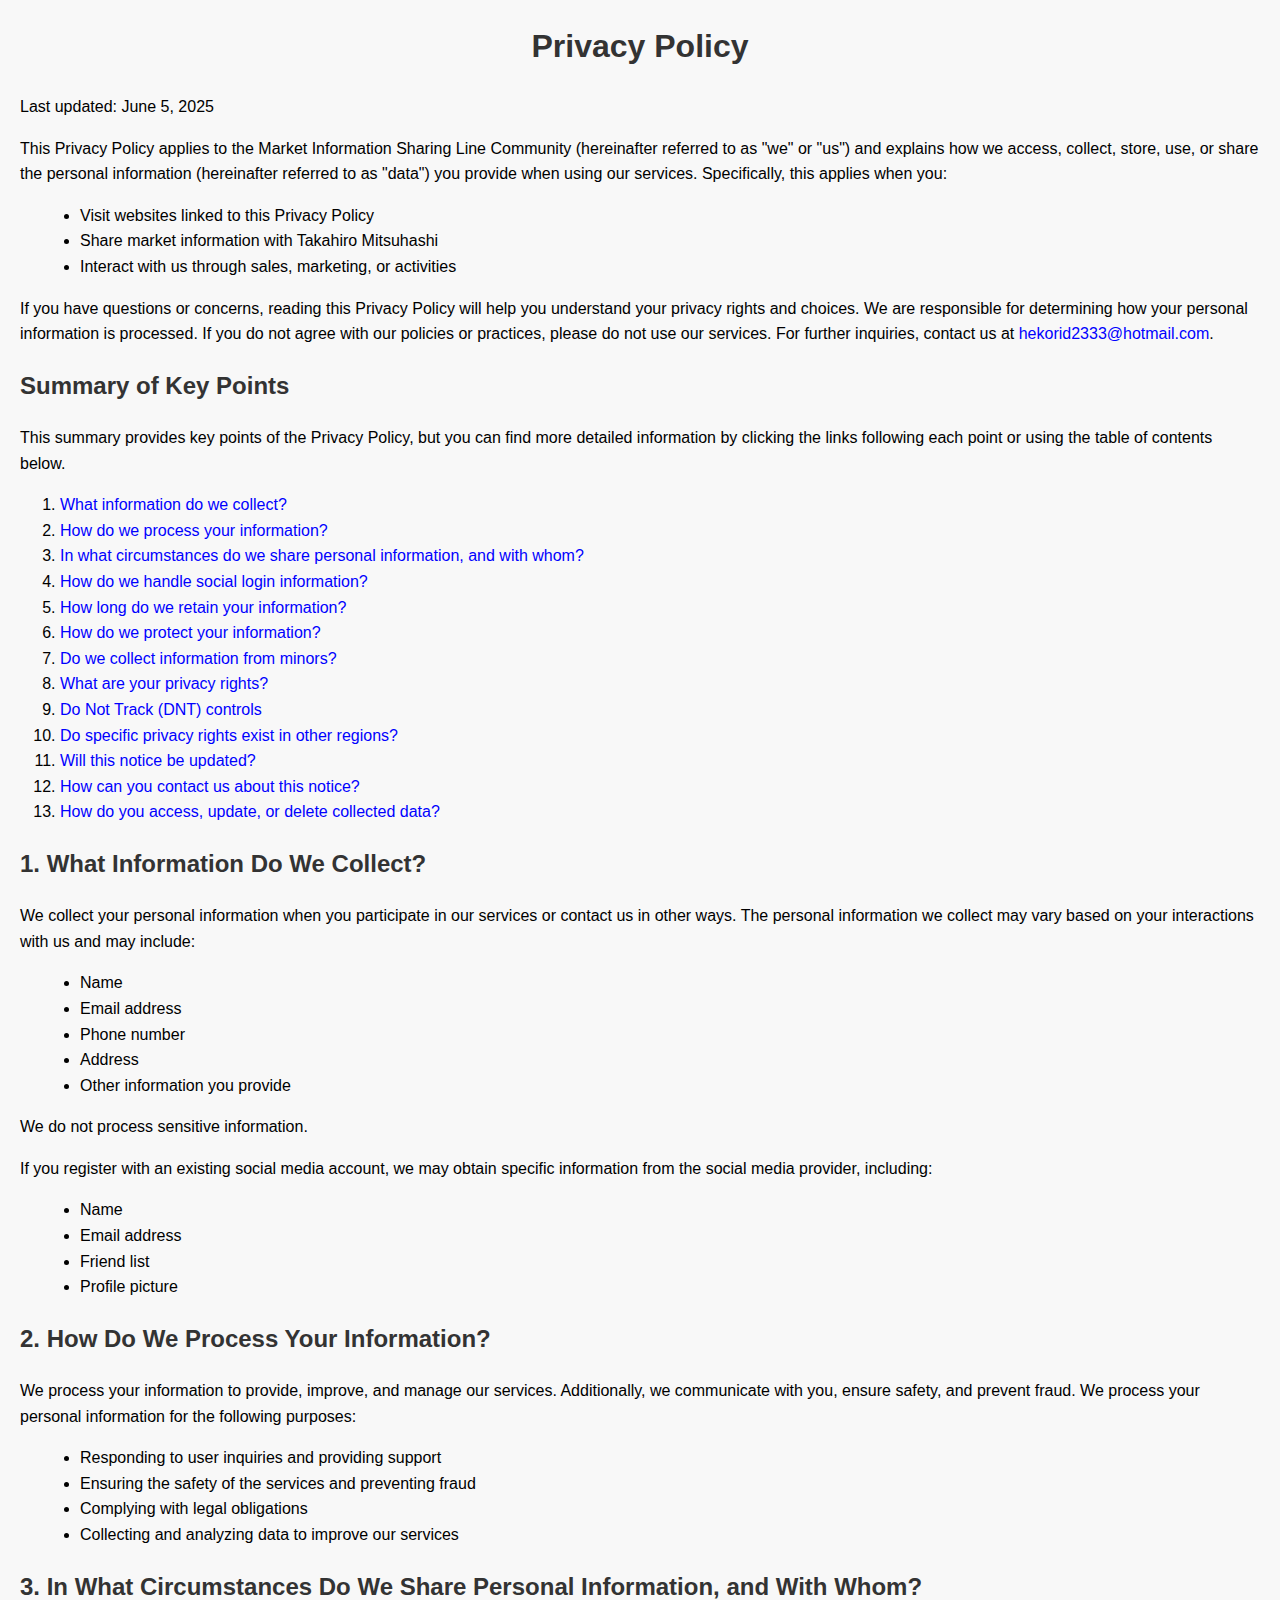
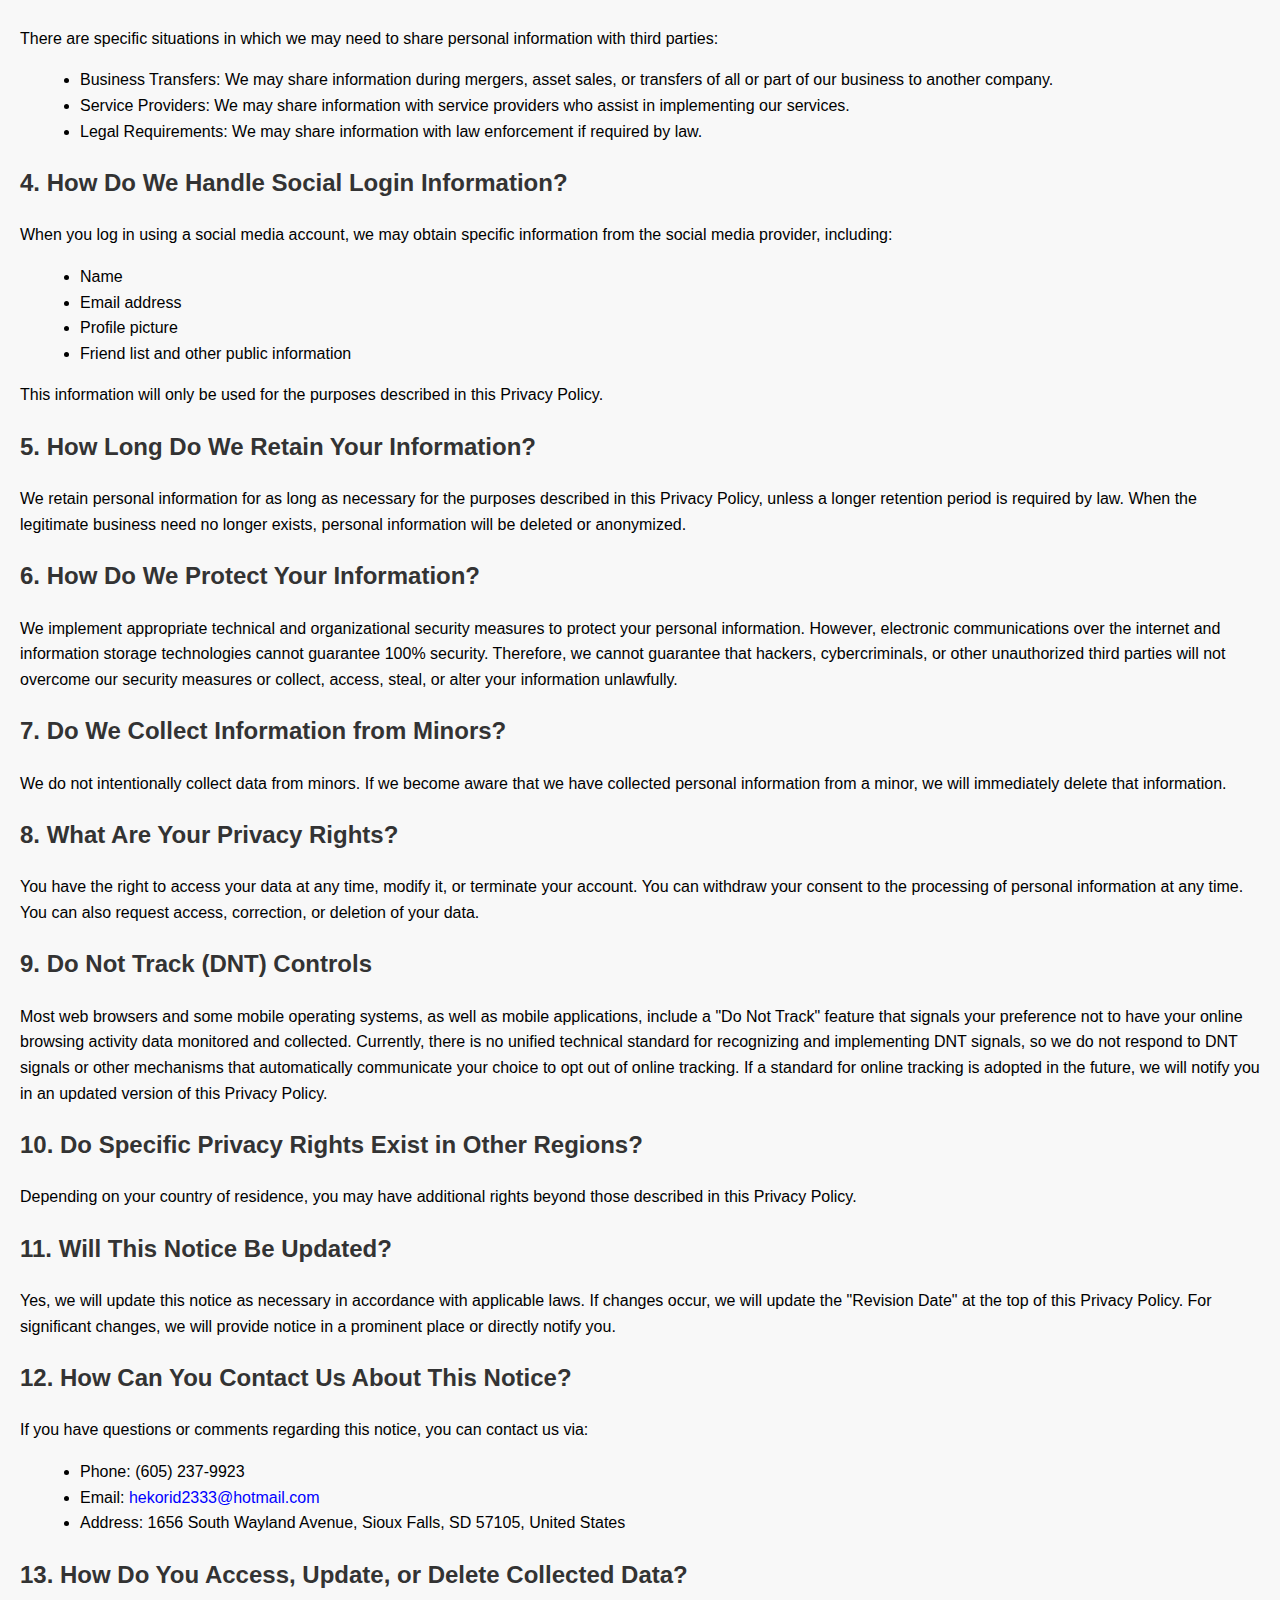
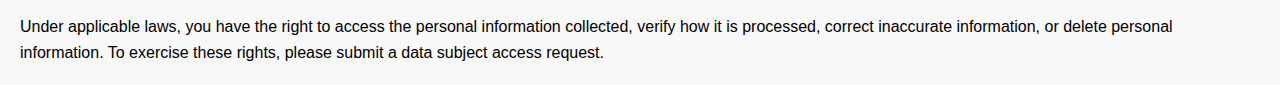
<file: privacy.html>
<!DOCTYPE html>
<html lang="en">
<head>
    <meta charset="UTF-8">
    <meta name="viewport" content="width=device-width, initial-scale=1.0">
    <title>Privacy Policy</title>
    <style>
        body {
            font-family: Arial, sans-serif;
            line-height: 1.6;
            margin: 20px;
            padding: 0;
            background-color: #f8f8f8;
        }
        h1, h2, h3 {
            color: #333;
        }
        h1 {
            text-align: center;
        }
        p {
            margin-bottom: 15px;
        }
        ul {
            margin-left: 20px;
        }
        a {
            color: blue;
            text-decoration: none;
        }
        a:hover {
            text-decoration: underline;
        }
    </style>
</head>
<body>

<h1>Privacy Policy</h1>
<p>Last updated: June 5, 2025</p>

<p>This Privacy Policy applies to the Market Information Sharing Line Community (hereinafter referred to as "we" or "us") and explains how we access, collect, store, use, or share the personal information (hereinafter referred to as "data") you provide when using our services. Specifically, this applies when you:</p>
<ul>
    <li>Visit websites linked to this Privacy Policy</li>
    <li>Share market information with Takahiro Mitsuhashi</li>
    <li>Interact with us through sales, marketing, or activities</li>
</ul>
<p>If you have questions or concerns, reading this Privacy Policy will help you understand your privacy rights and choices. We are responsible for determining how your personal information is processed. If you do not agree with our policies or practices, please do not use our services. For further inquiries, contact us at <a href="mailto:hekorid2333@hotmail.com">hekorid2333@hotmail.com</a>.</p>

<h2>Summary of Key Points</h2>
<p>This summary provides key points of the Privacy Policy, but you can find more detailed information by clicking the links following each point or using the table of contents below.</p>

<ol>
    <li><a href="#information-collection">What information do we collect?</a></li>
    <li><a href="#information-processing">How do we process your information?</a></li>
    <li><a href="#information-sharing">In what circumstances do we share personal information, and with whom?</a></li>
    <li><a href="#social-login">How do we handle social login information?</a></li>
    <li><a href="#data-retention">How long do we retain your information?</a></li>
    <li><a href="#data-protection">How do we protect your information?</a></li>
    <li><a href="#minor-information">Do we collect information from minors?</a></li>
    <li><a href="#privacy-rights">What are your privacy rights?</a></li>
    <li><a href="#do-not-track">Do Not Track (DNT) controls</a></li>
    <li><a href="#regional-rights">Do specific privacy rights exist in other regions?</a></li>
    <li><a href="#notice-updates">Will this notice be updated?</a></li>
    <li><a href="#contact-notice">How can you contact us about this notice?</a></li>
    <li><a href="#data-access">How do you access, update, or delete collected data?</a></li>
</ol>

<h2 id="information-collection">1. What Information Do We Collect?</h2>
<p>We collect your personal information when you participate in our services or contact us in other ways. The personal information we collect may vary based on your interactions with us and may include:</p>
<ul>
    <li>Name</li>
    <li>Email address</li>
    <li>Phone number</li>
    <li>Address</li>
    <li>Other information you provide</li>
</ul>
<p>We do not process sensitive information.</p>
<p>If you register with an existing social media account, we may obtain specific information from the social media provider, including:</p>
<ul>
    <li>Name</li>
    <li>Email address</li>
    <li>Friend list</li>
    <li>Profile picture</li>
</ul>

<h2 id="information-processing">2. How Do We Process Your Information?</h2>
<p>We process your information to provide, improve, and manage our services. Additionally, we communicate with you, ensure safety, and prevent fraud. We process your personal information for the following purposes:</p>
<ul>
    <li>Responding to user inquiries and providing support</li>
    <li>Ensuring the safety of the services and preventing fraud</li>
    <li>Complying with legal obligations</li>
    <li>Collecting and analyzing data to improve our services</li>
</ul>

<h2 id="information-sharing">3. In What Circumstances Do We Share Personal Information, and With Whom?</h2>
<p>There are specific situations in which we may need to share personal information with third parties:</p>
<ul>
    <li>Business Transfers: We may share information during mergers, asset sales, or transfers of all or part of our business to another company.</li>
    <li>Service Providers: We may share information with service providers who assist in implementing our services.</li>
    <li>Legal Requirements: We may share information with law enforcement if required by law.</li>
</ul>

<h2 id="social-login">4. How Do We Handle Social Login Information?</h2>
<p>When you log in using a social media account, we may obtain specific information from the social media provider, including:</p>
<ul>
    <li>Name</li>
    <li>Email address</li>
    <li>Profile picture</li>
    <li>Friend list and other public information</li>
</ul>
<p>This information will only be used for the purposes described in this Privacy Policy.</p>

<h2 id="data-retention">5. How Long Do We Retain Your Information?</h2>
<p>We retain personal information for as long as necessary for the purposes described in this Privacy Policy, unless a longer retention period is required by law. When the legitimate business need no longer exists, personal information will be deleted or anonymized.</p>

<h2 id="data-protection">6. How Do We Protect Your Information?</h2>
<p>We implement appropriate technical and organizational security measures to protect your personal information. However, electronic communications over the internet and information storage technologies cannot guarantee 100% security. Therefore, we cannot guarantee that hackers, cybercriminals, or other unauthorized third parties will not overcome our security measures or collect, access, steal, or alter your information unlawfully.</p>

<h2 id="minor-information">7. Do We Collect Information from Minors?</h2>
<p>We do not intentionally collect data from minors. If we become aware that we have collected personal information from a minor, we will immediately delete that information.</p>

<h2 id="privacy-rights">8. What Are Your Privacy Rights?</h2>
<p>You have the right to access your data at any time, modify it, or terminate your account. You can withdraw your consent to the processing of personal information at any time. You can also request access, correction, or deletion of your data.</p>

<h2 id="do-not-track">9. Do Not Track (DNT) Controls</h2>
<p>Most web browsers and some mobile operating systems, as well as mobile applications, include a "Do Not Track" feature that signals your preference not to have your online browsing activity data monitored and collected. Currently, there is no unified technical standard for recognizing and implementing DNT signals, so we do not respond to DNT signals or other mechanisms that automatically communicate your choice to opt out of online tracking. If a standard for online tracking is adopted in the future, we will notify you in an updated version of this Privacy Policy.</p>

<h2 id="regional-rights">10. Do Specific Privacy Rights Exist in Other Regions?</h2>
<p>Depending on your country of residence, you may have additional rights beyond those described in this Privacy Policy.</p>

<h2 id="notice-updates">11. Will This Notice Be Updated?</h2>
<p>Yes, we will update this notice as necessary in accordance with applicable laws. If changes occur, we will update the "Revision Date" at the top of this Privacy Policy. For significant changes, we will provide notice in a prominent place or directly notify you.</p>

<h2 id="contact-notice">12. How Can You Contact Us About This Notice?</h2>
<p>If you have questions or comments regarding this notice, you can contact us via:</p>
<ul>
    <li>Phone: (605) 237-9923</li>
    <li>Email: <a href="mailto:hekorid2333@hotmail.com">hekorid2333@hotmail.com</a></li>
    <li>Address: 1656 South Wayland Avenue, Sioux Falls, SD 57105, United States</li>
</ul>

<h2 id="data-access">13. How Do You Access, Update, or Delete Collected Data?</h2>
<p>Under applicable laws, you have the right to access the personal information collected, verify how it is processed, correct inaccurate information, or delete personal information. To exercise these rights, please submit a data subject access request.</p>

</body>
</html>
</file>
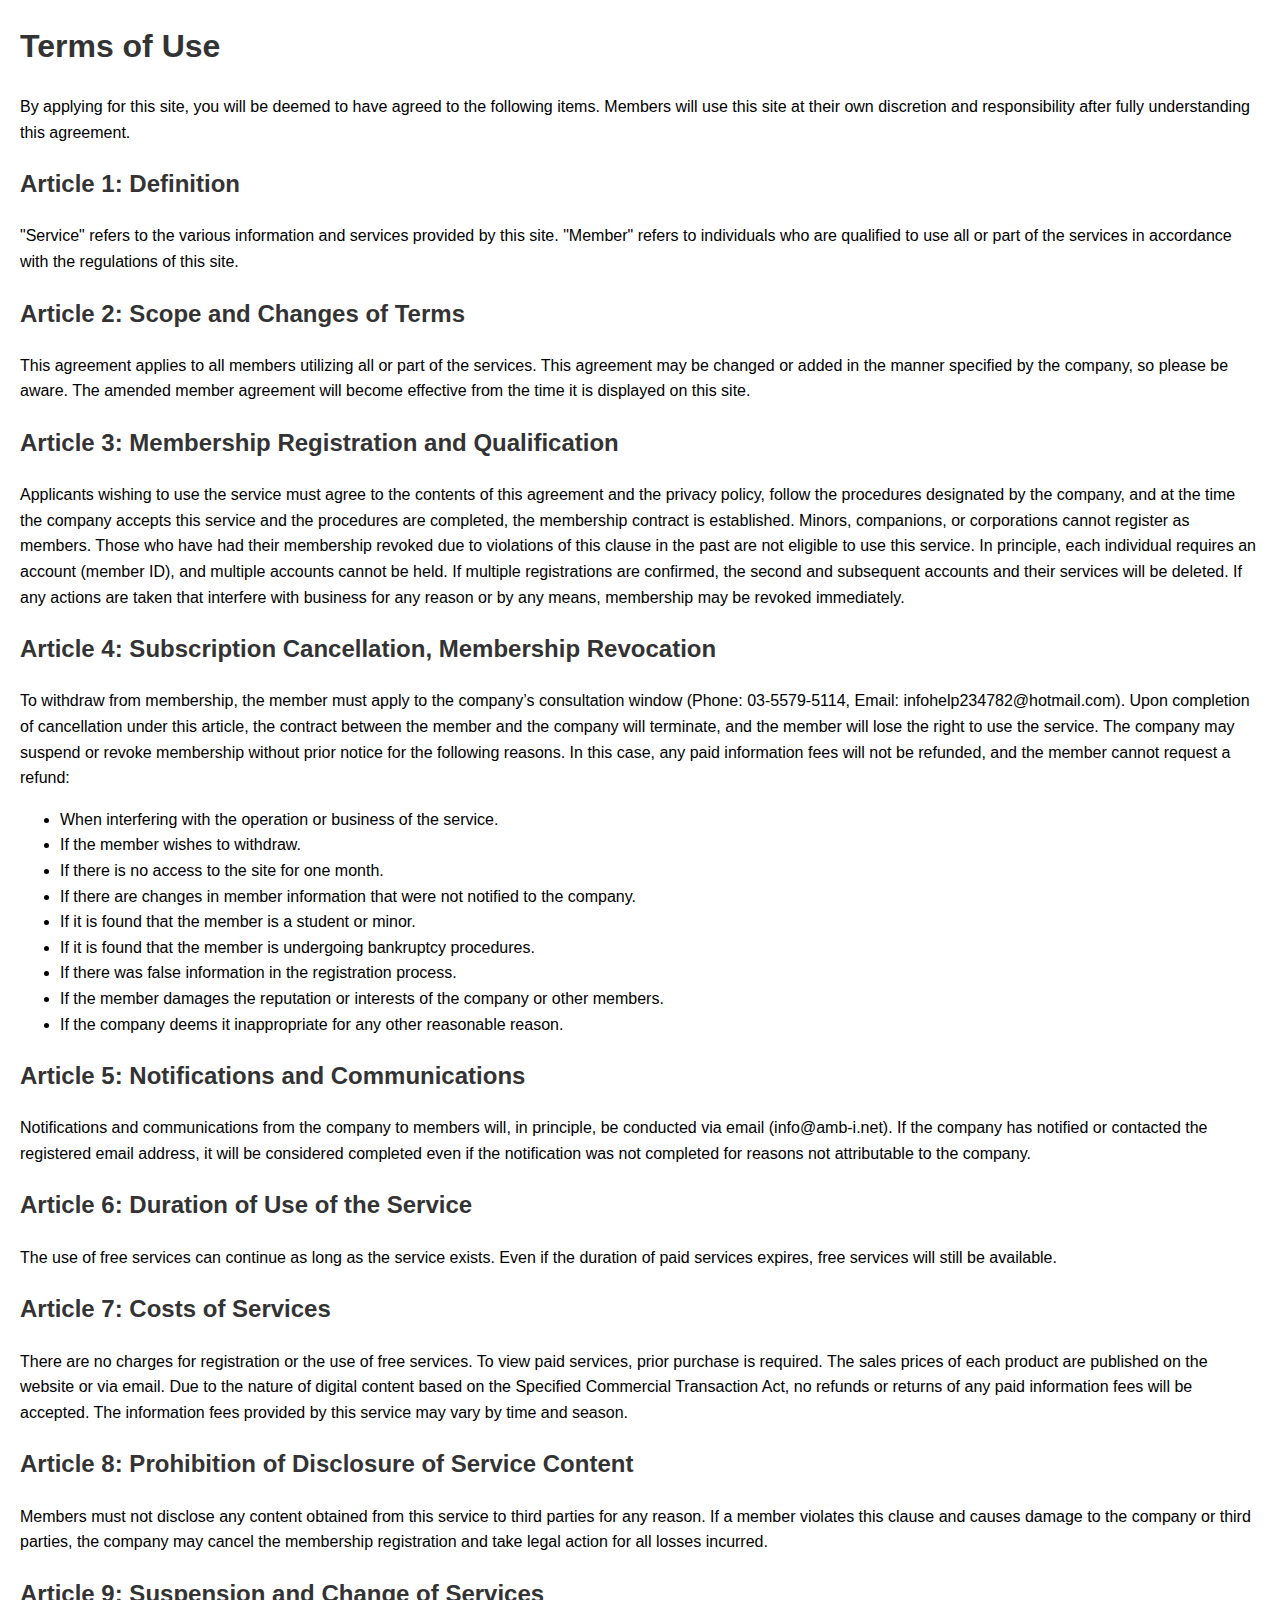
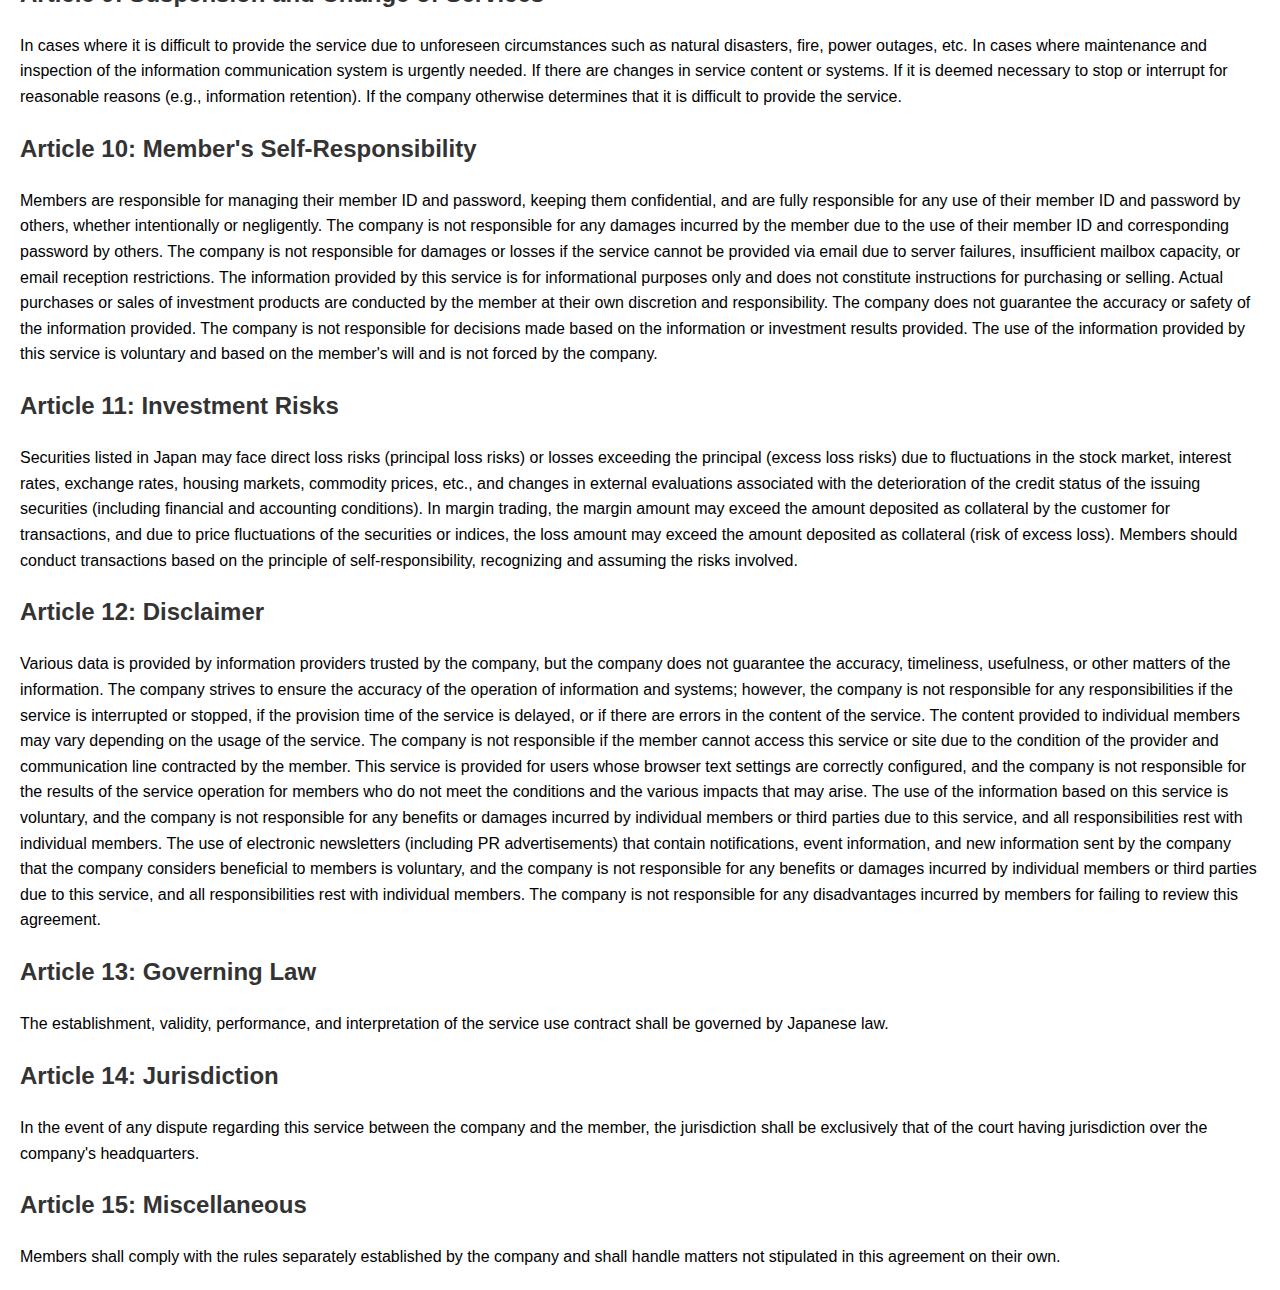
<file: terms.html>
<!DOCTYPE html>
<html lang="en">
<head>
    <meta charset="UTF-8">
    <meta name="viewport" content="width=device-width, initial-scale=1.0">
    <title>Terms of Use</title>
    <style>
        body {
            font-family: Arial, sans-serif;
            line-height: 1.6;
            margin: 20px;
        }
        h1, h2 {
            color: #333;
        }
    </style>
</head>
<body>

<h1>Terms of Use</h1>
<p>By applying for this site, you will be deemed to have agreed to the following items. Members will use this site at their own discretion and responsibility after fully understanding this agreement.</p>

<h2>Article 1: Definition</h2>
<p>"Service" refers to the various information and services provided by this site. "Member" refers to individuals who are qualified to use all or part of the services in accordance with the regulations of this site.</p>

<h2>Article 2: Scope and Changes of Terms</h2>
<p>This agreement applies to all members utilizing all or part of the services. This agreement may be changed or added in the manner specified by the company, so please be aware. The amended member agreement will become effective from the time it is displayed on this site.</p>

<h2>Article 3: Membership Registration and Qualification</h2>
<p>Applicants wishing to use the service must agree to the contents of this agreement and the privacy policy, follow the procedures designated by the company, and at the time the company accepts this service and the procedures are completed, the membership contract is established. Minors, companions, or corporations cannot register as members. Those who have had their membership revoked due to violations of this clause in the past are not eligible to use this service. In principle, each individual requires an account (member ID), and multiple accounts cannot be held. If multiple registrations are confirmed, the second and subsequent accounts and their services will be deleted. If any actions are taken that interfere with business for any reason or by any means, membership may be revoked immediately.</p>

<h2>Article 4: Subscription Cancellation, Membership Revocation</h2>
<p>To withdraw from membership, the member must apply to the company’s consultation window (Phone: 03-5579-5114, Email: infohelp234782@hotmail.com). Upon completion of cancellation under this article, the contract between the member and the company will terminate, and the member will lose the right to use the service. The company may suspend or revoke membership without prior notice for the following reasons. In this case, any paid information fees will not be refunded, and the member cannot request a refund:
<ul>
    <li>When interfering with the operation or business of the service.</li>
    <li>If the member wishes to withdraw.</li>
    <li>If there is no access to the site for one month.</li>
    <li>If there are changes in member information that were not notified to the company.</li>
    <li>If it is found that the member is a student or minor.</li>
    <li>If it is found that the member is undergoing bankruptcy procedures.</li>
    <li>If there was false information in the registration process.</li>
    <li>If the member damages the reputation or interests of the company or other members.</li>
    <li>If the company deems it inappropriate for any other reasonable reason.</li>
</ul>
</p>

<h2>Article 5: Notifications and Communications</h2>
<p>Notifications and communications from the company to members will, in principle, be conducted via email (info@amb-i.net). If the company has notified or contacted the registered email address, it will be considered completed even if the notification was not completed for reasons not attributable to the company.</p>

<h2>Article 6: Duration of Use of the Service</h2>
<p>The use of free services can continue as long as the service exists. Even if the duration of paid services expires, free services will still be available.</p>

<h2>Article 7: Costs of Services</h2>
<p>There are no charges for registration or the use of free services. To view paid services, prior purchase is required. The sales prices of each product are published on the website or via email. Due to the nature of digital content based on the Specified Commercial Transaction Act, no refunds or returns of any paid information fees will be accepted. The information fees provided by this service may vary by time and season.</p>

<h2>Article 8: Prohibition of Disclosure of Service Content</h2>
<p>Members must not disclose any content obtained from this service to third parties for any reason. If a member violates this clause and causes damage to the company or third parties, the company may cancel the membership registration and take legal action for all losses incurred.</p>

<h2>Article 9: Suspension and Change of Services</h2>
<p>In cases where it is difficult to provide the service due to unforeseen circumstances such as natural disasters, fire, power outages, etc. In cases where maintenance and inspection of the information communication system is urgently needed. If there are changes in service content or systems. If it is deemed necessary to stop or interrupt for reasonable reasons (e.g., information retention). If the company otherwise determines that it is difficult to provide the service.</p>

<h2>Article 10: Member's Self-Responsibility</h2>
<p>Members are responsible for managing their member ID and password, keeping them confidential, and are fully responsible for any use of their member ID and password by others, whether intentionally or negligently. The company is not responsible for any damages incurred by the member due to the use of their member ID and corresponding password by others. The company is not responsible for damages or losses if the service cannot be provided via email due to server failures, insufficient mailbox capacity, or email reception restrictions. The information provided by this service is for informational purposes only and does not constitute instructions for purchasing or selling. Actual purchases or sales of investment products are conducted by the member at their own discretion and responsibility. The company does not guarantee the accuracy or safety of the information provided. The company is not responsible for decisions made based on the information or investment results provided. The use of the information provided by this service is voluntary and based on the member's will and is not forced by the company.</p>

<h2>Article 11: Investment Risks</h2>
<p>Securities listed in Japan may face direct loss risks (principal loss risks) or losses exceeding the principal (excess loss risks) due to fluctuations in the stock market, interest rates, exchange rates, housing markets, commodity prices, etc., and changes in external evaluations associated with the deterioration of the credit status of the issuing securities (including financial and accounting conditions). In margin trading, the margin amount may exceed the amount deposited as collateral by the customer for transactions, and due to price fluctuations of the securities or indices, the loss amount may exceed the amount deposited as collateral (risk of excess loss). Members should conduct transactions based on the principle of self-responsibility, recognizing and assuming the risks involved.</p>

<h2>Article 12: Disclaimer</h2>
<p>Various data is provided by information providers trusted by the company, but the company does not guarantee the accuracy, timeliness, usefulness, or other matters of the information. The company strives to ensure the accuracy of the operation of information and systems; however, the company is not responsible for any responsibilities if the service is interrupted or stopped, if the provision time of the service is delayed, or if there are errors in the content of the service. The content provided to individual members may vary depending on the usage of the service. The company is not responsible if the member cannot access this service or site due to the condition of the provider and communication line contracted by the member. This service is provided for users whose browser text settings are correctly configured, and the company is not responsible for the results of the service operation for members who do not meet the conditions and the various impacts that may arise. The use of the information based on this service is voluntary, and the company is not responsible for any benefits or damages incurred by individual members or third parties due to this service, and all responsibilities rest with individual members. The use of electronic newsletters (including PR advertisements) that contain notifications, event information, and new information sent by the company that the company considers beneficial to members is voluntary, and the company is not responsible for any benefits or damages incurred by individual members or third parties due to this service, and all responsibilities rest with individual members. The company is not responsible for any disadvantages incurred by members for failing to review this agreement.</p>

<h2>Article 13: Governing Law</h2>
<p>The establishment, validity, performance, and interpretation of the service use contract shall be governed by Japanese law.</p>

<h2>Article 14: Jurisdiction</h2>
<p>In the event of any dispute regarding this service between the company and the member, the jurisdiction shall be exclusively that of the court having jurisdiction over the company's headquarters.</p>

<h2>Article 15: Miscellaneous</h2>
<p>Members shall comply with the rules separately established by the company and shall handle matters not stipulated in this agreement on their own.</p>

</body>
</html>
</file>
<file: css/t7.css>
* {
            margin: 0;
            padding: 0;
            box-sizing: border-box;
        }

        :root {
            --primary-gold: #FFD700;
            --accent-yellow: #FFC107;
            --dark-primary: #000000;
            --dark-secondary: #1a1a1a;
            --dark-tertiary: #2d2d2d;
            --text-light: #ffffff;
            --text-gray: #cccccc;
            --shadow-gold: rgba(255, 215, 0, 0.3);
            --gradient-gold: linear-gradient(135deg, #FFD700 0%, #FFC107 100%);
            --gradient-dark: linear-gradient(135deg, #000000 0%, #1a1a1a 50%, #2d2d2d 100%);
        }

        body {
            font-family: 'Helvetica Neue', Arial, sans-serif;
            line-height: 1.6;
            color: var(--text-light);
            background: var(--gradient-dark);
            overflow-x: hidden;
        }

        .main-container {
            max-width: 1400px;
            margin: 0 auto;
            padding: 0 20px;
        }

        .hero-wrapper {
            min-height: 100vh;
            display: flex;
            align-items: center;
            background: var(--gradient-dark);
            position: relative;
            overflow: hidden;
        }

        .hero-wrapper::before {
            content: '';
            position: absolute;
            top: 0;
            left: 0;
            right: 0;
            bottom: 0;
            background: radial-gradient(ellipse at center, rgba(255, 215, 0, 0.1) 0%, transparent 70%);
            z-index: 1;
        }

        .hero-grid {
            display: grid;
            grid-template-columns: 1fr 1fr;
            gap: 4rem;
            align-items: center;
            z-index: 2;
            position: relative;
        }

        .hero-content h1 {
            font-size: 3.5rem;
            font-weight: 800;
            margin-bottom: 1.5rem;
            line-height: 1.1;
            background: var(--gradient-gold);
            -webkit-background-clip: text;
            -webkit-text-fill-color: transparent;
            background-clip: text;
        }

        .hero-content .subtitle {
            font-size: 1.4rem;
            margin-bottom: 2rem;
            color: var(--text-gray);
        }

        .countdown-wrapper {
            background: rgba(255, 215, 0, 0.1);
            border: 2px solid var(--primary-gold);
            padding: 2rem;
            border-radius: 20px;
            margin: 2rem 0;
            text-align: center;
        }

        .countdown-header {
            font-size: 1.2rem;
            font-weight: bold;
            color: var(--primary-gold);
            margin-bottom: 1.5rem;
        }

        .timer-display {
            display: flex;
            justify-content: center;
            gap: 1.5rem;
            margin-bottom: 1.5rem;
        }

        .timer-box {
            background: var(--primary-gold);
            color: var(--dark-primary);
            padding: 1rem;
            border-radius: 12px;
            text-align: center;
            min-width: 70px;
        }

        .timer-value {
            font-size: 1.8rem;
            font-weight: bold;
            display: block;
        }

        .timer-unit {
            font-size: 0.8rem;
            opacity: 0.8;
        }

        .hero-image {
            text-align: center;
        }

        .hero-image img {
            max-width: 100%;
            height: auto;
            border-radius: 20px;
            box-shadow: 0 30px 60px var(--shadow-gold);
        }

        .content-block {
            padding: 6rem 0;
            background: var(--dark-secondary);
        }

        .content-block:nth-child(even) {
            background: var(--dark-tertiary);
        }

        .block-header {
            text-align: center;
            margin-bottom: 4rem;
        }

        .block-header h2 {
            font-size: 3rem;
            margin-bottom: 1rem;
            background: var(--gradient-gold);
            -webkit-background-clip: text;
            -webkit-text-fill-color: transparent;
            background-clip: text;
        }

        .block-header p {
            font-size: 1.3rem;
            color: var(--text-gray);
            max-width: 800px;
            margin: 0 auto;
        }

        .feature-grid {
            display: grid;
            grid-template-columns: repeat(auto-fit, minmax(350px, 1fr));
            gap: 2.5rem;
            margin-bottom: 4rem;
        }

        .feature-card {
            background: var(--gradient-dark);
            padding: 3rem;
            border-radius: 20px;
            text-align: center;
            transition: transform 0.3s ease, box-shadow 0.3s ease;
            border: 2px solid rgba(255, 215, 0, 0.2);
        }

        .feature-card:hover {
            transform: translateY(-10px);
            box-shadow: 0 25px 50px var(--shadow-gold);
            border-color: var(--primary-gold);
        }

        .feature-card h3 {
            color: var(--primary-gold);
            margin-bottom: 1.5rem;
            font-size: 1.6rem;
        }

        .feature-card p {
            color: var(--text-gray);
            line-height: 1.8;
        }

        .feature-card .card-icon {
            font-size: 3rem;
            margin-bottom: 1.5rem;
            display: block;
            color: var(--primary-gold);
        }

        .user-testimonials {
            margin: 4rem 0;
            display: grid;
            grid-template-columns: repeat(auto-fit, minmax(300px, 1fr));
            gap: 2rem;
        }

        .testimonial-card {
            background: rgba(255, 215, 0, 0.05);
            padding: 2rem;
            border-radius: 15px;
            border-left: 4px solid var(--primary-gold);
            transition: transform 0.3s ease;
        }

        .testimonial-card:hover {
            transform: translateY(-5px);
        }

        .testimonial-text {
            font-style: italic;
            margin-bottom: 1rem;
            color: var(--text-gray);
            line-height: 1.6;
        }

        .testimonial-author {
            font-weight: bold;
            color: var(--primary-gold);
            font-size: 0.9rem;
        }

        .testimonial-rating {
            color: var(--primary-gold);
            margin-bottom: 0.5rem;
            font-size: 1.1rem;
        }

        .enhanced-feature-card {
            background: var(--gradient-dark);
            padding: 2.5rem;
            border-radius: 20px;
            text-align: left;
            transition: transform 0.3s ease, box-shadow 0.3s ease;
            border: 2px solid rgba(255, 215, 0, 0.2);
            position: relative;
            overflow: hidden;
        }

        .enhanced-feature-card:hover {
            transform: translateY(-8px);
            box-shadow: 0 25px 50px var(--shadow-gold);
            border-color: var(--primary-gold);
        }

        .enhanced-feature-card::before {
            content: '';
            position: absolute;
            top: 0;
            right: 0;
            width: 100px;
            height: 100px;
            background: radial-gradient(circle, rgba(255, 215, 0, 0.1) 0%, transparent 70%);
            border-radius: 50%;
            transform: translate(30px, -30px);
        }

        .feature-icon-wrapper {
            display: flex;
            align-items: center;
            margin-bottom: 1.5rem;
        }

        .feature-icon-wrapper .card-icon {
            font-size: 2.5rem;
            margin-right: 1rem;
            margin-bottom: 0;
        }

        .feature-icon-wrapper h3 {
            margin-bottom: 0;
            font-size: 1.4rem;
        }

        .analytics-grid {
            display: grid;
            grid-template-columns: repeat(auto-fit, minmax(280px, 1fr));
            gap: 2rem;
            margin-bottom: 4rem;
        }

        .analytics-card {
            background: var(--gradient-dark);
            padding: 2rem;
            border-radius: 15px;
            text-align: center;
            transition: transform 0.3s ease, box-shadow 0.3s ease;
            border: 2px solid rgba(255, 215, 0, 0.2);
            position: relative;
        }

        .analytics-card:hover {
            transform: translateY(-5px);
            box-shadow: 0 20px 40px var(--shadow-gold);
            border-color: var(--primary-gold);
        }

        .analytics-card .card-icon {
            font-size: 2.8rem;
            margin-bottom: 1rem;
            display: block;
            color: var(--primary-gold);
        }

        .analytics-card h3 {
            color: var(--primary-gold);
            margin-bottom: 1rem;
            font-size: 1.3rem;
        }

        .analytics-card p {
            color: var(--text-gray);
            line-height: 1.6;
            font-size: 0.95rem;
        }

        .content-layout {
            display: grid;
            grid-template-columns: 1fr 1fr;
            gap: 4rem;
            align-items: center;
            margin-bottom: 4rem;
        }

        .content-text {
            font-size: 1.2rem;
            line-height: 1.8;
        }

        .content-text h3 {
            color: var(--primary-gold);
            margin-bottom: 1.5rem;
            font-size: 1.8rem;
        }

        .content-visual {
            text-align: center;
        }

        .content-visual img {
            max-width: 100%;
            height: auto;
            border-radius: 15px;
            box-shadow: 0 20px 40px rgba(0, 0, 0, 0.5);
        }

        .stats-showcase {
            background: rgba(255, 215, 0, 0.05);
            padding: 2.5rem;
            border-radius: 20px;
            margin: 3rem 0;
            border: 1px solid rgba(255, 215, 0, 0.3);
        }

        .stats-showcase h4 {
            color: var(--primary-gold);
            margin-bottom: 1.5rem;
            font-size: 1.5rem;
        }

        .stats-list {
            list-style: none;
        }

        .stats-list li {
            margin-bottom: 1rem;
            padding-left: 2rem;
            position: relative;
            color: var(--text-gray);
        }

        .stats-list li::before {
            content: "★";
            color: var(--primary-gold);
            position: absolute;
            left: 0;
            font-size: 1.2rem;
        }

        .primary-btn {
            display: inline-block;
            background: var(--gradient-gold);
            color: var(--dark-primary);
            padding: 1.5rem 3.5rem;
            border: none;
            border-radius: 50px;
            font-size: 1.2rem;
            font-weight: 700;
            text-decoration: none;
            cursor: pointer;
            transition: all 0.3s ease;
            box-shadow: 0 10px 25px var(--shadow-gold);
        }

        .primary-btn:hover {
            transform: translateY(-3px);
            box-shadow: 0 15px 35px var(--shadow-gold);
        }

        .floating-action {
            position: fixed;
            bottom: 30px;
            left: 50%;
            transform: translateX(-50%);
            background: var(--gradient-gold);
            color: var(--dark-primary);
            padding: 20px 50px;
            border: none;
            border-radius: 50px;
            font-size: 1.4rem;
            font-weight: 700;
            cursor: pointer;
            z-index: 1000;
            box-shadow: 0 20px 40px var(--shadow-gold);
            animation: pulse-breath 3s ease-in-out infinite;
            white-space: nowrap;
            max-width: 90vw;
            overflow: hidden;
            text-overflow: ellipsis;
        }

        @keyframes pulse-breath {
            0%, 100% { transform: translateX(-50%) scale(1); }
            50% { transform: translateX(-50%) scale(1.05); }
        }

        .urgent-notice {
            background: var(--primary-gold);
            color: var(--dark-primary);
            padding: 1rem 2rem;
            border-radius: 30px;
            font-size: 1rem;
            font-weight: bold;
            display: inline-block;
            margin-bottom: 2rem;
            animation: glow-effect 2s ease-in-out infinite;
        }

        @keyframes glow-effect {
            0%, 100% { opacity: 1; }
            50% { opacity: 0.8; }
        }

        .highlight-section {
            background: var(--gradient-gold);
            color: var(--dark-primary);
            padding: 3rem;
            border-radius: 20px;
            margin: 3rem 0;
            text-align: center;
        }

        .highlight-section h3 {
            font-size: 2rem;
            margin-bottom: 1.5rem;
        }

        .risk-disclosure {
            background: var(--dark-primary);
            color: var(--text-light);
            padding: 5rem 0;
        }

        .disclosure-header h3 {
            color: var(--primary-gold);
            margin-bottom: 2.5rem;
            font-size: 1.8rem;
        }

        .risk-items {
            list-style: none;
            margin-bottom: 3rem;
        }

        .risk-items li {
            margin-bottom: 1.2rem;
            padding-left: 2.5rem;
            position: relative;
            line-height: 1.6;
        }

        .risk-items li::before {
            content: "⚠";
            color: var(--primary-gold);
            position: absolute;
            left: 0;
            font-size: 1.3rem;
        }

        .footer-links {
            text-align: center;
            margin-top: 3rem;
        }

        .footer-links a {
            color: var(--primary-gold);
            text-decoration: none;
            margin: 0 2rem;
            font-size: 1.1rem;
        }

        .footer-links a:hover {
            text-decoration: underline;
        }

        @media (max-width: 768px) {
            .hero-grid {
                grid-template-columns: 1fr;
                gap: 3rem;
                text-align: center;
            }

            .hero-content h1 {
                font-size: 2.8rem;
            }

            .content-layout {
                grid-template-columns: 1fr;
                gap: 3rem;
            }

            .block-header h2 {
                font-size: 2.5rem;
            }

            .main-container {
                padding: 0 15px;
            }

            .floating-action {
                padding: 18px 40px;
                font-size: 1.2rem;
            }

            .timer-display {
                gap: 1rem;
            }

            .timer-box {
                min-width: 60px;
                padding: 0.8rem;
            }
        }

        @media (max-width: 480px) {
            .hero-content h1 {
                font-size: 2.2rem;
            }

            .content-block {
                padding: 4rem 0;
            }

            .feature-grid {
                grid-template-columns: 1fr;
            }

            .timer-display {
                gap: 0.5rem;
            }

            .timer-value {
                font-size: 1.5rem;
            }
        }
</file>
<file: a/css/123.css>
* {
            margin: 0;
            padding: 0;
            box-sizing: border-box;
        }

        body {
            font-family: 'Segoe UI', Tahoma, Geneva, Verdana, sans-serif;
            line-height: 1.6;
            color: #2c3e50;
            background: linear-gradient(135deg, #667eea 0%, #764ba2 100%);
        }

        .main-wrapper {
            min-height: 100vh;
        }

        .banner-section {
            background: linear-gradient(135deg, #667eea 0%, #764ba2 100%);
            padding: 80px 0;
            color: white;
            min-height: 100vh;
        }

        .hero-content {
            display: grid;
            grid-template-columns: 1fr 1fr;
            gap: 50px;
            align-items: center;
            max-width: 1200px;
            margin: 0 auto;
            padding: 0 20px;
        }

        .hero-text {
            text-align: right;
        }

        .hero-image {
            text-align: center;
        }

        .hero-image img {
            max-width: 100%;
            border-radius: 20px;
            box-shadow: 0 20px 50px rgba(0,0,0,0.3);
        }

        .urgent-banner {
            background: linear-gradient(45deg, #ff6b6b, #ee5a24);
            color: white;
            padding: 10px 20px;
            border-radius: 25px;
            display: inline-block;
            margin-bottom: 20px;
            font-weight: bold;
            animation: pulse 2s infinite;
        }

        @keyframes pulse {
            0% { transform: scale(1); }
            50% { transform: scale(1.05); }
            100% { transform: scale(1); }
        }

        .content-container {
            max-width: 1200px;
            margin: 0 auto;
            padding: 0 20px;
        }

        .hero-title {
            font-size: 3.5rem;
            font-weight: bold;
            margin-bottom: 25px;
            text-shadow: 2px 2px 4px rgba(0,0,0,0.3);
        }

        .hero-highlights {
            display: flex;
            flex-direction: column;
            gap: 15px;
            margin: 25px 0;
        }

        .highlight-item {
            display: flex;
            align-items: center;
            gap: 15px;
            background: rgba(255,255,255,0.1);
            padding: 15px 20px;
            border-radius: 10px;
            backdrop-filter: blur(5px);
        }

        .highlight-icon {
            font-size: 1.5rem;
        }

        .hero-description {
            font-size: 1.1rem;
            margin-bottom: 35px;
            line-height: 1.8;
            opacity: 0.9;
        }

        .primary-btn {
            background: linear-gradient(45deg, #ff6b6b, #ee5a24);
            color: white;
            padding: 15px 40px;
            border: none;
            border-radius: 50px;
            font-size: 1.2rem;
            font-weight: bold;
            cursor: pointer;
            transition: all 0.3s ease;
            box-shadow: 0 8px 25px rgba(255, 107, 107, 0.3);
        }

        .primary-btn:hover {
            transform: translateY(-2px);
            box-shadow: 0 12px 30px rgba(255, 107, 107, 0.4);
        }

        .positions-area {
            padding: 80px 0;
            background: #f8f9fa;
        }

        .section-header {
            text-align: center;
            margin-bottom: 60px;
        }

        .section-title {
            font-size: 2.5rem;
            color: #2c3e50;
            margin-bottom: 15px;
        }

        .job-cards-grid {
            display: grid;
            grid-template-columns: repeat(auto-fit, minmax(350px, 1fr));
            gap: 30px;
            margin-bottom: 50px;
        }

        .job-card {
            background: white;
            padding: 35px;
            border-radius: 15px;
            box-shadow: 0 10px 30px rgba(0,0,0,0.1);
            transition: transform 0.3s ease;
            border-right: 5px solid #667eea;
            position: relative;
            overflow: hidden;
        }

        .job-card:hover {
            transform: translateY(-5px);
        }

        .job-badge {
            position: absolute;
            top: 15px;
            left: 15px;
            background: linear-gradient(45deg, #ff6b6b, #ee5a24);
            color: white;
            padding: 5px 15px;
            border-radius: 15px;
            font-size: 0.8rem;
            font-weight: bold;
        }

        .job-badge.premium {
            background: linear-gradient(45deg, #667eea, #764ba2);
        }

        .job-category {
            font-size: 1.5rem;
            font-weight: bold;
            color: #667eea;
            margin-bottom: 15px;
            margin-top: 30px;
        }

        .job-salary {
            font-size: 1.3rem;
            font-weight: bold;
            color: #ff6b6b;
            margin-bottom: 20px;
            padding: 10px 15px;
            background: rgba(255, 107, 107, 0.1);
            border-radius: 8px;
            text-align: center;
        }

        .job-details {
            color: #555;
            line-height: 1.8;
        }

        .detail-item {
            display: flex;
            align-items: center;
            gap: 15px;
            margin-bottom: 15px;
            padding: 10px;
            background: #f8f9fa;
            border-radius: 8px;
        }

        .detail-icon {
            font-size: 1.2rem;
            min-width: 20px;
        }

        .remote-opportunity {
            background: linear-gradient(135deg, #667eea, #764ba2);
            padding: 80px 0;
            color: white;
            text-align: center;
        }

        .opportunity-text {
            font-size: 1.2rem;
            max-width: 800px;
            margin: 0 auto;
            line-height: 1.8;
        }

        .application-form-section {
            padding: 80px 0;
            background: #2c3e50;
            color: white;
        }

        .form-container {
            max-width: 600px;
            margin: 0 auto;
            background: rgba(255,255,255,0.1);
            padding: 40px;
            border-radius: 15px;
            backdrop-filter: blur(10px);
        }

        .form-title {
            text-align: center;
            font-size: 2rem;
            margin-bottom: 30px;
        }

        .input-group {
            margin-bottom: 25px;
        }

        .form-label {
            display: block;
            margin-bottom: 8px;
            font-weight: bold;
        }

        .form-input {
            width: 100%;
            padding: 12px 15px;
            border: none;
            border-radius: 8px;
            font-size: 16px;
            background: rgba(255,255,255,0.9);
            color: #2c3e50;
        }

        .submit-btn {
            width: 100%;
            background: linear-gradient(45deg, #ff6b6b, #ee5a24);
            color: white;
            padding: 15px;
            border: none;
            border-radius: 8px;
            font-size: 1.2rem;
            font-weight: bold;
            cursor: pointer;
            transition: all 0.3s ease;
        }

        .disclaimer-text {
            text-align: center;
            margin-top: 15px;
            font-size: 0.9rem;
            opacity: 0.8;
        }

        .error-msg {
            color: #ff6b6b;
            font-size: 0.9rem;
            margin-top: 5px;
        }

        .statistics-section {
            padding: 80px 0;
            background: #f8f9fa;
        }

        .stats-grid {
            display: grid;
            grid-template-columns: repeat(auto-fit, minmax(250px, 1fr));
            gap: 40px;
            text-align: center;
        }

        .stat-item {
            background: white;
            padding: 30px;
            border-radius: 15px;
            box-shadow: 0 10px 30px rgba(0,0,0,0.1);
        }

        .stat-icon {
            width: 60px;
            height: 60px;
            background: linear-gradient(45deg, #667eea, #764ba2);
            border-radius: 50%;
            margin: 0 auto 20px;
            display: flex;
            align-items: center;
            justify-content: center;
            font-size: 1.5rem;
            color: white;
        }

        .stat-number {
            font-size: 2rem;
            font-weight: bold;
            color: #667eea;
            margin-bottom: 10px;
        }

        .process-section {
            padding: 80px 0;
            background: linear-gradient(135deg, #667eea, #764ba2);
            color: white;
        }

        .steps-container {
            display: grid;
            grid-template-columns: repeat(auto-fit, minmax(250px, 1fr));
            gap: 30px;
        }

        .step-card {
            background: rgba(255,255,255,0.1);
            padding: 30px;
            border-radius: 15px;
            text-align: center;
            backdrop-filter: blur(10px);
        }

        .step-number {
            width: 50px;
            height: 50px;
            background: #ff6b6b;
            border-radius: 50%;
            display: flex;
            align-items: center;
            justify-content: center;
            margin: 0 auto 20px;
            font-size: 1.2rem;
            font-weight: bold;
        }

        .advantages-section {
            padding: 80px 0;
            background: #f8f9fa;
        }

        .advantages-content {
            display: grid;
            grid-template-columns: 1fr 1fr;
            gap: 50px;
            align-items: center;
        }

        .advantages-text {
            font-size: 1.1rem;
            line-height: 1.8;
            color: #555;
        }

        .advantages-image {
            text-align: center;
        }

        .advantages-image img {
            max-width: 100%;
            border-radius: 15px;
            box-shadow: 0 20px 50px rgba(0,0,0,0.1);
        }

        .benefits-section {
            padding: 80px 0;
            background: white;
        }

        .benefits-grid {
            display: grid;
            grid-template-columns: repeat(auto-fit, minmax(300px, 1fr));
            gap: 30px;
        }

        .benefit-item {
            padding: 30px;
            border-radius: 15px;
            border: 2px solid #e9ecef;
            transition: all 0.3s ease;
        }

        .benefit-item:hover {
            border-color: #667eea;
            transform: translateY(-3px);
        }

        .benefit-icon {
            font-size: 2rem;
            margin-bottom: 15px;
        }

        .testimonials-section {
            padding: 80px 0;
            background: #f8f9fa;
        }

        .testimonials-grid {
            display: grid;
            grid-template-columns: repeat(auto-fit, minmax(300px, 1fr));
            gap: 30px;
        }

        .testimonial-card {
            background: white;
            padding: 30px;
            border-radius: 15px;
            box-shadow: 0 10px 30px rgba(0,0,0,0.1);
        }

        .testimonial-text {
            font-style: italic;
            margin-bottom: 20px;
            line-height: 1.6;
        }

        .testimonial-author {
            font-weight: bold;
            color: #667eea;
        }

        .footer-area {
            background: #2c3e50;
            color: white;
            padding: 50px 0 30px;
        }

        .footer-content {
            text-align: center;
            line-height: 1.8;
        }

        .footer-links {
            margin: 30px 0;
        }

        .footer-links a {
            color: #bdc3c7;
            text-decoration: none;
            margin: 0 15px;
            transition: color 0.3s ease;
        }

        .footer-links a:hover {
            color: white;
        }

        .limited-offer {
            background: linear-gradient(45deg, #ff6b6b, #ee5a24);
            color: white;
            padding: 20px;
            text-align: center;
            margin-bottom: 30px;
            border-radius: 10px;
            box-shadow: 0 10px 30px rgba(255, 107, 107, 0.3);
        }

        .countdown-timer {
            background: rgba(255,255,255,0.2);
            padding: 15px;
            border-radius: 8px;
            margin: 15px 0;
            font-weight: bold;
            font-size: 1.2rem;
        }

        .trust-indicators {
            display: flex;
            justify-content: center;
            gap: 30px;
            margin: 40px 0;
            flex-wrap: wrap;
        }

        .trust-item {
            display: flex;
            align-items: center;
            gap: 10px;
            background: rgba(255,255,255,0.1);
            padding: 15px 20px;
            border-radius: 8px;
            backdrop-filter: blur(5px);
        }

        @media (max-width: 768px) {
            .hero-title {
                font-size: 2.5rem;
            }
            
            .hero-content {
                grid-template-columns: 1fr;
                text-align: center;
            }
            
            .hero-text {
                text-align: center;
            }
            
            .advantages-content {
                grid-template-columns: 1fr;
            }
            
            .job-cards-grid {
                grid-template-columns: 1fr;
            }
            
            .trust-indicators {
                flex-direction: column;
                align-items: center;
            }
        }
</file>
